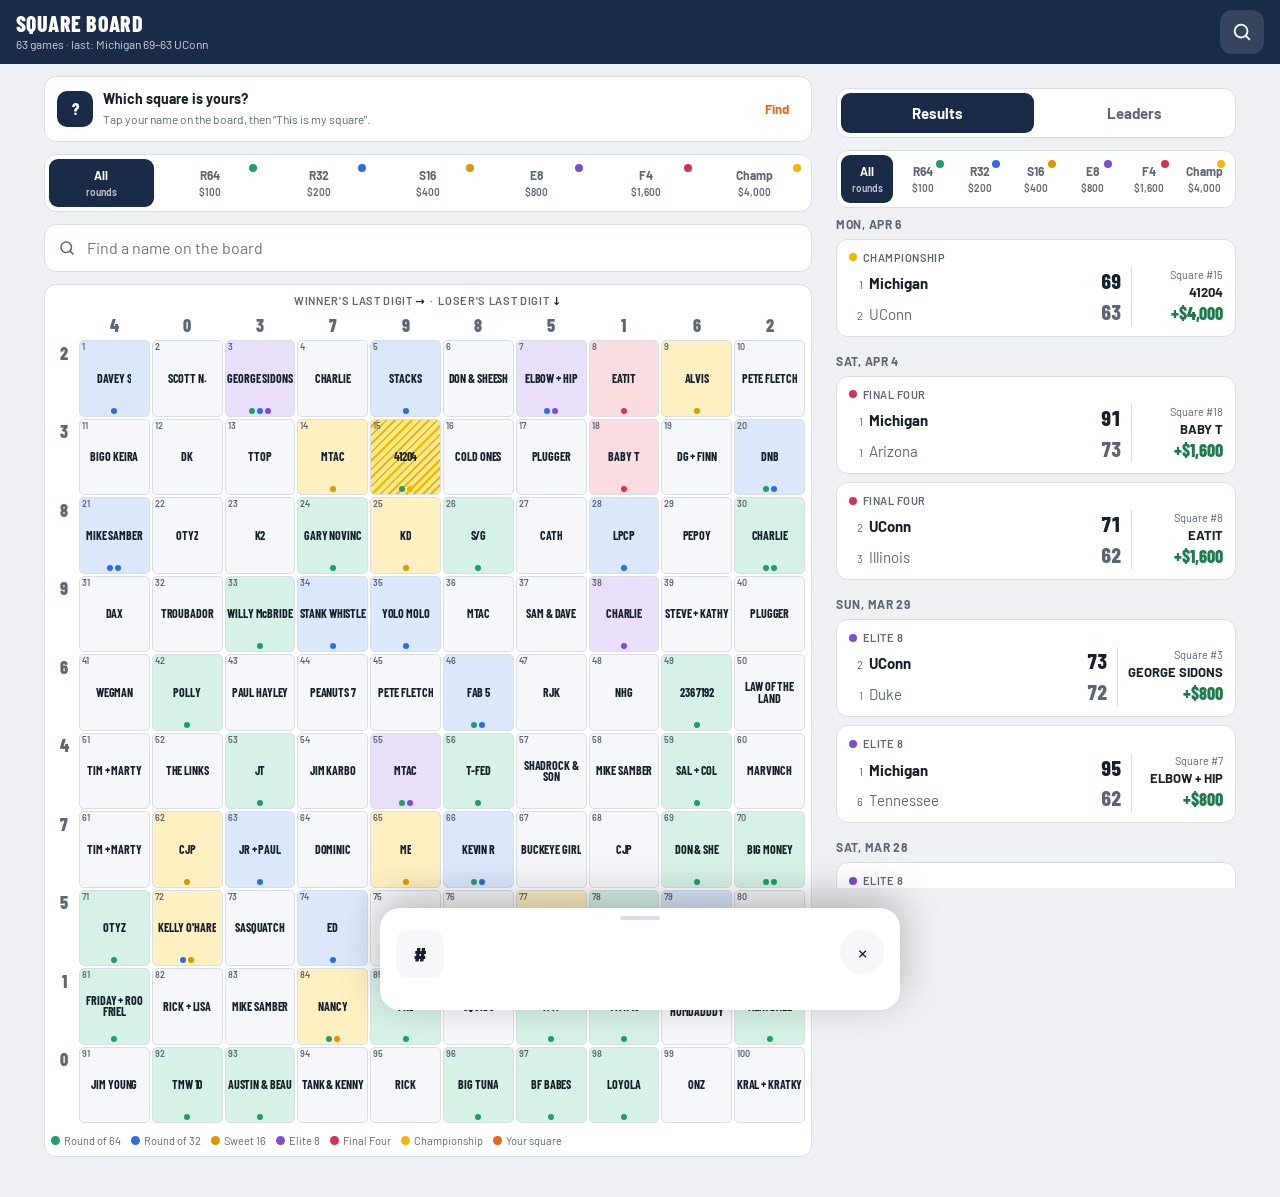
<file: index.html>
<!DOCTYPE html>
<html lang="en">
<head>
    <meta charset="UTF-8">
    <meta name="viewport" content="width=device-width, initial-scale=1.0, viewport-fit=cover">
    <meta name="theme-color" content="#1a2b48">
    <title>NCAA Tournament Square Board</title>
    <link rel="preconnect" href="https://fonts.googleapis.com">
    <link rel="preconnect" href="https://fonts.gstatic.com" crossorigin>
    <link href="https://fonts.googleapis.com/css2?family=Barlow+Condensed:wght@600;700;800&family=Barlow:wght@400;500;600;700&display=swap" rel="stylesheet">
    <link rel="stylesheet" href="styles.css">
</head>
<body>
<div class="app" id="app">
    <header class="topbar">
        <div class="topbar-text">
            <h1>Square Board</h1>
            <p class="topbar-sub" id="topbar-sub">NCAA Tournament</p>
        </div>
        <button class="iconbtn" id="btn-find" type="button" aria-label="Find a name on the board">
            <svg viewBox="0 0 24 24" aria-hidden="true"><circle cx="11" cy="11" r="7"/><path d="m20 20-3.5-3.5"/></svg>
        </button>
    </header>

    <div class="layout">
    <div class="col-board">
        <!-- "Your square" summary; filled by script.js -->
        <div class="minebar" id="minebar"></div>

        <section class="view is-on" id="view-board" aria-labelledby="tab-board">
            <!-- Round filter doubles as the payout schedule; buttons are rendered by script.js -->
            <div class="roundseg" id="round-filter" role="group" aria-label="Filter by round"></div>

            <div class="search" id="search">
                <svg viewBox="0 0 24 24" aria-hidden="true"><circle cx="11" cy="11" r="7"/><path d="m20 20-3.5-3.5"/></svg>
                <input id="search-input" type="search" placeholder="Find a name on the board" autocomplete="off" aria-label="Find a name on the board">
                <button class="search-clear" id="search-clear" type="button" aria-label="Clear search">&times;</button>
            </div>
            <div class="search-hits" id="search-hits"></div>

            <div class="boardwrap">
                <div class="board-axis">Winner's last digit <b>&rarr;</b> &nbsp;&middot;&nbsp; Loser's last digit <b>&darr;</b></div>
                <div class="board-scroller" id="square-board">
                    <div class="board-container" id="board" role="grid" aria-label="Square board">
                        <!-- Column headers: last digit of the WINNING score (shuffled) -->
                        <div class="header-row">
                            <div class="corner-cell" role="presentation"></div>
                            <div class="header-cell" role="columnheader">4</div>
                            <div class="header-cell" role="columnheader">0</div>
                            <div class="header-cell" role="columnheader">3</div>
                            <div class="header-cell" role="columnheader">7</div>
                            <div class="header-cell" role="columnheader">9</div>
                            <div class="header-cell" role="columnheader">8</div>
                            <div class="header-cell" role="columnheader">5</div>
                            <div class="header-cell" role="columnheader">1</div>
                            <div class="header-cell" role="columnheader">6</div>
                            <div class="header-cell" role="columnheader">2</div>
                        </div>
                        <!-- Row: last digit of the LOSING score = 2 -->
                        <div class="board-row">
                            <div class="row-header" role="rowheader">2</div>
                            <button type="button" class="board-cell" role="gridcell" data-id="1" data-name="DAVEY S"><span class="id">1</span><span class="name">DAVEY S</span><span class="dots"></span></button>
                            <button type="button" class="board-cell" role="gridcell" data-id="2" data-name="SCOTT N."><span class="id">2</span><span class="name">SCOTT N.</span><span class="dots"></span></button>
                            <button type="button" class="board-cell" role="gridcell" data-id="3" data-name="GEORGE SIDONS"><span class="id">3</span><span class="name">GEORGE SIDONS</span><span class="dots"></span></button>
                            <button type="button" class="board-cell" role="gridcell" data-id="4" data-name="CHARLIE"><span class="id">4</span><span class="name">CHARLIE</span><span class="dots"></span></button>
                            <button type="button" class="board-cell" role="gridcell" data-id="5" data-name="STACKS"><span class="id">5</span><span class="name">STACKS</span><span class="dots"></span></button>
                            <button type="button" class="board-cell" role="gridcell" data-id="6" data-name="DON &amp; SHEESH"><span class="id">6</span><span class="name">DON &amp; SHEESH</span><span class="dots"></span></button>
                            <button type="button" class="board-cell" role="gridcell" data-id="7" data-name="ELBOW + HIP"><span class="id">7</span><span class="name">ELBOW + HIP</span><span class="dots"></span></button>
                            <button type="button" class="board-cell" role="gridcell" data-id="8" data-name="EATIT"><span class="id">8</span><span class="name">EATIT</span><span class="dots"></span></button>
                            <button type="button" class="board-cell" role="gridcell" data-id="9" data-name="ALVIS"><span class="id">9</span><span class="name">ALVIS</span><span class="dots"></span></button>
                            <button type="button" class="board-cell" role="gridcell" data-id="10" data-name="PETE FLETCH"><span class="id">10</span><span class="name">PETE FLETCH</span><span class="dots"></span></button>
                        </div>
                        <!-- Row: last digit of the LOSING score = 3 -->
                        <div class="board-row">
                            <div class="row-header" role="rowheader">3</div>
                            <button type="button" class="board-cell" role="gridcell" data-id="11" data-name="BIGO KEIRA"><span class="id">11</span><span class="name">BIGO KEIRA</span><span class="dots"></span></button>
                            <button type="button" class="board-cell" role="gridcell" data-id="12" data-name="DK"><span class="id">12</span><span class="name">DK</span><span class="dots"></span></button>
                            <button type="button" class="board-cell" role="gridcell" data-id="13" data-name="TTOP"><span class="id">13</span><span class="name">TTOP</span><span class="dots"></span></button>
                            <button type="button" class="board-cell" role="gridcell" data-id="14" data-name="MTAC"><span class="id">14</span><span class="name">MTAC</span><span class="dots"></span></button>
                            <button type="button" class="board-cell" role="gridcell" data-id="15" data-name="41204"><span class="id">15</span><span class="name">41204</span><span class="dots"></span></button>
                            <button type="button" class="board-cell" role="gridcell" data-id="16" data-name="COLD ONES"><span class="id">16</span><span class="name">COLD ONES</span><span class="dots"></span></button>
                            <button type="button" class="board-cell" role="gridcell" data-id="17" data-name="PLUGGER"><span class="id">17</span><span class="name">PLUGGER</span><span class="dots"></span></button>
                            <button type="button" class="board-cell" role="gridcell" data-id="18" data-name="BABY T"><span class="id">18</span><span class="name">BABY T</span><span class="dots"></span></button>
                            <button type="button" class="board-cell" role="gridcell" data-id="19" data-name="DG + FINN"><span class="id">19</span><span class="name">DG + FINN</span><span class="dots"></span></button>
                            <button type="button" class="board-cell" role="gridcell" data-id="20" data-name="DNB"><span class="id">20</span><span class="name">DNB</span><span class="dots"></span></button>
                        </div>
                        <!-- Row: last digit of the LOSING score = 8 -->
                        <div class="board-row">
                            <div class="row-header" role="rowheader">8</div>
                            <button type="button" class="board-cell" role="gridcell" data-id="21" data-name="MIKE SAMBER"><span class="id">21</span><span class="name">MIKE SAMBER</span><span class="dots"></span></button>
                            <button type="button" class="board-cell" role="gridcell" data-id="22" data-name="OTYZ"><span class="id">22</span><span class="name">OTYZ</span><span class="dots"></span></button>
                            <button type="button" class="board-cell" role="gridcell" data-id="23" data-name="K2"><span class="id">23</span><span class="name">K2</span><span class="dots"></span></button>
                            <button type="button" class="board-cell" role="gridcell" data-id="24" data-name="GARY NOVINC"><span class="id">24</span><span class="name">GARY NOVINC</span><span class="dots"></span></button>
                            <button type="button" class="board-cell" role="gridcell" data-id="25" data-name="KD"><span class="id">25</span><span class="name">KD</span><span class="dots"></span></button>
                            <button type="button" class="board-cell" role="gridcell" data-id="26" data-name="S/G"><span class="id">26</span><span class="name">S/G</span><span class="dots"></span></button>
                            <button type="button" class="board-cell" role="gridcell" data-id="27" data-name="CATH"><span class="id">27</span><span class="name">CATH</span><span class="dots"></span></button>
                            <button type="button" class="board-cell" role="gridcell" data-id="28" data-name="LPCP"><span class="id">28</span><span class="name">LPCP</span><span class="dots"></span></button>
                            <button type="button" class="board-cell" role="gridcell" data-id="29" data-name="PEPOY"><span class="id">29</span><span class="name">PEPOY</span><span class="dots"></span></button>
                            <button type="button" class="board-cell" role="gridcell" data-id="30" data-name="CHARLIE"><span class="id">30</span><span class="name">CHARLIE</span><span class="dots"></span></button>
                        </div>
                        <!-- Row: last digit of the LOSING score = 9 -->
                        <div class="board-row">
                            <div class="row-header" role="rowheader">9</div>
                            <button type="button" class="board-cell" role="gridcell" data-id="31" data-name="DAX"><span class="id">31</span><span class="name">DAX</span><span class="dots"></span></button>
                            <button type="button" class="board-cell" role="gridcell" data-id="32" data-name="TROUBADOR"><span class="id">32</span><span class="name">TROUBADOR</span><span class="dots"></span></button>
                            <button type="button" class="board-cell" role="gridcell" data-id="33" data-name="WILLY McBRIDE"><span class="id">33</span><span class="name">WILLY McBRIDE</span><span class="dots"></span></button>
                            <button type="button" class="board-cell" role="gridcell" data-id="34" data-name="STANK WHISTLE"><span class="id">34</span><span class="name">STANK WHISTLE</span><span class="dots"></span></button>
                            <button type="button" class="board-cell" role="gridcell" data-id="35" data-name="YOLO MOLO"><span class="id">35</span><span class="name">YOLO MOLO</span><span class="dots"></span></button>
                            <button type="button" class="board-cell" role="gridcell" data-id="36" data-name="MTAC"><span class="id">36</span><span class="name">MTAC</span><span class="dots"></span></button>
                            <button type="button" class="board-cell" role="gridcell" data-id="37" data-name="SAM &amp; DAVE"><span class="id">37</span><span class="name">SAM &amp; DAVE</span><span class="dots"></span></button>
                            <button type="button" class="board-cell" role="gridcell" data-id="38" data-name="CHARLIE"><span class="id">38</span><span class="name">CHARLIE</span><span class="dots"></span></button>
                            <button type="button" class="board-cell" role="gridcell" data-id="39" data-name="STEVE + KATHY"><span class="id">39</span><span class="name">STEVE + KATHY</span><span class="dots"></span></button>
                            <button type="button" class="board-cell" role="gridcell" data-id="40" data-name="PLUGGER"><span class="id">40</span><span class="name">PLUGGER</span><span class="dots"></span></button>
                        </div>
                        <!-- Row: last digit of the LOSING score = 6 -->
                        <div class="board-row">
                            <div class="row-header" role="rowheader">6</div>
                            <button type="button" class="board-cell" role="gridcell" data-id="41" data-name="WEGMAN"><span class="id">41</span><span class="name">WEGMAN</span><span class="dots"></span></button>
                            <button type="button" class="board-cell" role="gridcell" data-id="42" data-name="POLLY"><span class="id">42</span><span class="name">POLLY</span><span class="dots"></span></button>
                            <button type="button" class="board-cell" role="gridcell" data-id="43" data-name="PAUL HAYLEY"><span class="id">43</span><span class="name">PAUL HAYLEY</span><span class="dots"></span></button>
                            <button type="button" class="board-cell" role="gridcell" data-id="44" data-name="PEANUTS 7"><span class="id">44</span><span class="name">PEANUTS 7</span><span class="dots"></span></button>
                            <button type="button" class="board-cell" role="gridcell" data-id="45" data-name="PETE FLETCH"><span class="id">45</span><span class="name">PETE FLETCH</span><span class="dots"></span></button>
                            <button type="button" class="board-cell" role="gridcell" data-id="46" data-name="FAB 5"><span class="id">46</span><span class="name">FAB 5</span><span class="dots"></span></button>
                            <button type="button" class="board-cell" role="gridcell" data-id="47" data-name="RJK"><span class="id">47</span><span class="name">RJK</span><span class="dots"></span></button>
                            <button type="button" class="board-cell" role="gridcell" data-id="48" data-name="NHG"><span class="id">48</span><span class="name">NHG</span><span class="dots"></span></button>
                            <button type="button" class="board-cell" role="gridcell" data-id="49" data-name="236 7192"><span class="id">49</span><span class="name">236 7192</span><span class="dots"></span></button>
                            <button type="button" class="board-cell" role="gridcell" data-id="50" data-name="LAW OF THE LAND"><span class="id">50</span><span class="name">LAW OF THE LAND</span><span class="dots"></span></button>
                        </div>
                        <!-- Row: last digit of the LOSING score = 4 -->
                        <div class="board-row">
                            <div class="row-header" role="rowheader">4</div>
                            <button type="button" class="board-cell" role="gridcell" data-id="51" data-name="TIM + MARTY"><span class="id">51</span><span class="name">TIM + MARTY</span><span class="dots"></span></button>
                            <button type="button" class="board-cell" role="gridcell" data-id="52" data-name="THE LINKS"><span class="id">52</span><span class="name">THE LINKS</span><span class="dots"></span></button>
                            <button type="button" class="board-cell" role="gridcell" data-id="53" data-name="JT"><span class="id">53</span><span class="name">JT</span><span class="dots"></span></button>
                            <button type="button" class="board-cell" role="gridcell" data-id="54" data-name="JIM KARBO"><span class="id">54</span><span class="name">JIM KARBO</span><span class="dots"></span></button>
                            <button type="button" class="board-cell" role="gridcell" data-id="55" data-name="MTAC"><span class="id">55</span><span class="name">MTAC</span><span class="dots"></span></button>
                            <button type="button" class="board-cell" role="gridcell" data-id="56" data-name="T-FED"><span class="id">56</span><span class="name">T-FED</span><span class="dots"></span></button>
                            <button type="button" class="board-cell" role="gridcell" data-id="57" data-name="SHADROCK &amp; SON"><span class="id">57</span><span class="name">SHADROCK &amp; SON</span><span class="dots"></span></button>
                            <button type="button" class="board-cell" role="gridcell" data-id="58" data-name="MIKE SAMBER"><span class="id">58</span><span class="name">MIKE SAMBER</span><span class="dots"></span></button>
                            <button type="button" class="board-cell" role="gridcell" data-id="59" data-name="SAL + COL"><span class="id">59</span><span class="name">SAL + COL</span><span class="dots"></span></button>
                            <button type="button" class="board-cell" role="gridcell" data-id="60" data-name="MARVINCH"><span class="id">60</span><span class="name">MARVINCH</span><span class="dots"></span></button>
                        </div>
                        <!-- Row: last digit of the LOSING score = 7 -->
                        <div class="board-row">
                            <div class="row-header" role="rowheader">7</div>
                            <button type="button" class="board-cell" role="gridcell" data-id="61" data-name="TIM + MARTY"><span class="id">61</span><span class="name">TIM + MARTY</span><span class="dots"></span></button>
                            <button type="button" class="board-cell" role="gridcell" data-id="62" data-name="CJP"><span class="id">62</span><span class="name">CJP</span><span class="dots"></span></button>
                            <button type="button" class="board-cell" role="gridcell" data-id="63" data-name="JR + PAUL"><span class="id">63</span><span class="name">JR + PAUL</span><span class="dots"></span></button>
                            <button type="button" class="board-cell" role="gridcell" data-id="64" data-name="DOMINIC"><span class="id">64</span><span class="name">DOMINIC</span><span class="dots"></span></button>
                            <button type="button" class="board-cell" role="gridcell" data-id="65" data-name="ME"><span class="id">65</span><span class="name">ME</span><span class="dots"></span></button>
                            <button type="button" class="board-cell" role="gridcell" data-id="66" data-name="KEVIN R"><span class="id">66</span><span class="name">KEVIN R</span><span class="dots"></span></button>
                            <button type="button" class="board-cell" role="gridcell" data-id="67" data-name="BUCKEYE GIRL"><span class="id">67</span><span class="name">BUCKEYE GIRL</span><span class="dots"></span></button>
                            <button type="button" class="board-cell" role="gridcell" data-id="68" data-name="CJP"><span class="id">68</span><span class="name">CJP</span><span class="dots"></span></button>
                            <button type="button" class="board-cell" role="gridcell" data-id="69" data-name="DON &amp; SHE"><span class="id">69</span><span class="name">DON &amp; SHE</span><span class="dots"></span></button>
                            <button type="button" class="board-cell" role="gridcell" data-id="70" data-name="BIG MONEY"><span class="id">70</span><span class="name">BIG MONEY</span><span class="dots"></span></button>
                        </div>
                        <!-- Row: last digit of the LOSING score = 5 -->
                        <div class="board-row">
                            <div class="row-header" role="rowheader">5</div>
                            <button type="button" class="board-cell" role="gridcell" data-id="71" data-name="OTYZ"><span class="id">71</span><span class="name">OTYZ</span><span class="dots"></span></button>
                            <button type="button" class="board-cell" role="gridcell" data-id="72" data-name="KELLY O'HARE"><span class="id">72</span><span class="name">KELLY O'HARE</span><span class="dots"></span></button>
                            <button type="button" class="board-cell" role="gridcell" data-id="73" data-name="SASQUATCH"><span class="id">73</span><span class="name">SASQUATCH</span><span class="dots"></span></button>
                            <button type="button" class="board-cell" role="gridcell" data-id="74" data-name="ED"><span class="id">74</span><span class="name">ED</span><span class="dots"></span></button>
                            <button type="button" class="board-cell" role="gridcell" data-id="75" data-name="B2R"><span class="id">75</span><span class="name">B2R</span><span class="dots"></span></button>
                            <button type="button" class="board-cell" role="gridcell" data-id="76" data-name="KURET"><span class="id">76</span><span class="name">KURET</span><span class="dots"></span></button>
                            <button type="button" class="board-cell" role="gridcell" data-id="77" data-name="MTAC"><span class="id">77</span><span class="name">MTAC</span><span class="dots"></span></button>
                            <button type="button" class="board-cell" role="gridcell" data-id="78" data-name="FNL"><span class="id">78</span><span class="name">FNL</span><span class="dots"></span></button>
                            <button type="button" class="board-cell" role="gridcell" data-id="79" data-name="TTOP"><span class="id">79</span><span class="name">TTOP</span><span class="dots"></span></button>
                            <button type="button" class="board-cell" role="gridcell" data-id="80" data-name="GEEZERS"><span class="id">80</span><span class="name">GEEZERS</span><span class="dots"></span></button>
                        </div>
                        <!-- Row: last digit of the LOSING score = 1 -->
                        <div class="board-row">
                            <div class="row-header" role="rowheader">1</div>
                            <button type="button" class="board-cell" role="gridcell" data-id="81" data-name="FRIDAY + ROO FRIEL"><span class="id">81</span><span class="name">FRIDAY + ROO FRIEL</span><span class="dots"></span></button>
                            <button type="button" class="board-cell" role="gridcell" data-id="82" data-name="RICK + LISA"><span class="id">82</span><span class="name">RICK + LISA</span><span class="dots"></span></button>
                            <button type="button" class="board-cell" role="gridcell" data-id="83" data-name="MIKE SAMBER"><span class="id">83</span><span class="name">MIKE SAMBER</span><span class="dots"></span></button>
                            <button type="button" class="board-cell" role="gridcell" data-id="84" data-name="NANCY"><span class="id">84</span><span class="name">NANCY</span><span class="dots"></span></button>
                            <button type="button" class="board-cell" role="gridcell" data-id="85" data-name="FNL"><span class="id">85</span><span class="name">FNL</span><span class="dots"></span></button>
                            <button type="button" class="board-cell" role="gridcell" data-id="86" data-name="SQUIDS"><span class="id">86</span><span class="name">SQUIDS</span><span class="dots"></span></button>
                            <button type="button" class="board-cell" role="gridcell" data-id="87" data-name="M M"><span class="id">87</span><span class="name">M M</span><span class="dots"></span></button>
                            <button type="button" class="board-cell" role="gridcell" data-id="88" data-name="TMW 10"><span class="id">88</span><span class="name">TMW 10</span><span class="dots"></span></button>
                            <button type="button" class="board-cell" role="gridcell" data-id="89" data-name="PALKO HOMDADDDY"><span class="id">89</span><span class="name">PALKO HOMDADDDY</span><span class="dots"></span></button>
                            <button type="button" class="board-cell" role="gridcell" data-id="90" data-name="MEATBALL"><span class="id">90</span><span class="name">MEATBALL</span><span class="dots"></span></button>
                        </div>
                        <!-- Row: last digit of the LOSING score = 0 -->
                        <div class="board-row">
                            <div class="row-header" role="rowheader">0</div>
                            <button type="button" class="board-cell" role="gridcell" data-id="91" data-name="JIM YOUNG"><span class="id">91</span><span class="name">JIM YOUNG</span><span class="dots"></span></button>
                            <button type="button" class="board-cell" role="gridcell" data-id="92" data-name="TMW 10"><span class="id">92</span><span class="name">TMW 10</span><span class="dots"></span></button>
                            <button type="button" class="board-cell" role="gridcell" data-id="93" data-name="AUSTIN &amp; BEAU"><span class="id">93</span><span class="name">AUSTIN &amp; BEAU</span><span class="dots"></span></button>
                            <button type="button" class="board-cell" role="gridcell" data-id="94" data-name="TANK &amp; KENNY"><span class="id">94</span><span class="name">TANK &amp; KENNY</span><span class="dots"></span></button>
                            <button type="button" class="board-cell" role="gridcell" data-id="95" data-name="RICK"><span class="id">95</span><span class="name">RICK</span><span class="dots"></span></button>
                            <button type="button" class="board-cell" role="gridcell" data-id="96" data-name="BIG TUNA"><span class="id">96</span><span class="name">BIG TUNA</span><span class="dots"></span></button>
                            <button type="button" class="board-cell" role="gridcell" data-id="97" data-name="BF BABES"><span class="id">97</span><span class="name">BF BABES</span><span class="dots"></span></button>
                            <button type="button" class="board-cell" role="gridcell" data-id="98" data-name="LOYOLA"><span class="id">98</span><span class="name">LOYOLA</span><span class="dots"></span></button>
                            <button type="button" class="board-cell" role="gridcell" data-id="99" data-name="ONZ"><span class="id">99</span><span class="name">ONZ</span><span class="dots"></span></button>
                            <button type="button" class="board-cell" role="gridcell" data-id="100" data-name="KRAL + KRATKY"><span class="id">100</span><span class="name">KRAL + KRATKY</span><span class="dots"></span></button>
                        </div>
                    </div>
                </div>
                <div class="boardtools">
                    <div class="rounds-legend" id="rounds-legend"></div>
                    <div class="zoom" role="group" aria-label="Board size">
                        <button type="button" id="zoom-fit" aria-pressed="true">Fit</button><button type="button" id="zoom-large" aria-pressed="false">Large</button>
                    </div>
                </div>
            </div>
        </section>
    </div>

    <div class="col-side">
        <section class="view" id="view-results" aria-labelledby="tab-results">
            <div class="roundseg" id="round-filter-results" role="group" aria-label="Filter results by round"></div>
            <div id="games-container"></div>
        </section>

        <section class="view" id="view-leaders" aria-labelledby="tab-leaders">
            <div class="stats" id="stats"></div>
            <h2>Leaders <small>tap a name for details</small></h2>
            <div id="leaders-container"></div>
        </section>
    </div>
    </div>

    <nav class="tabbar" role="tablist" aria-label="Sections">
        <button type="button" role="tab" id="tab-board" aria-selected="true" data-view="board">
            <svg viewBox="0 0 24 24" aria-hidden="true"><rect x="3" y="3" width="18" height="18" rx="2"/><path d="M3 9h18M3 15h18M9 3v18M15 3v18"/></svg>Board
        </button>
        <button type="button" role="tab" id="tab-results" aria-selected="false" data-view="results">
            <svg viewBox="0 0 24 24" aria-hidden="true"><circle cx="12" cy="12" r="9"/><path d="M12 7v5l3 2"/></svg>Results
        </button>
        <button type="button" role="tab" id="tab-leaders" aria-selected="false" data-view="leaders">
            <svg viewBox="0 0 24 24" aria-hidden="true"><path d="M8 21h8M12 17v4M7 4h10v4a5 5 0 0 1-10 0z"/><path d="M17 5h3v2a3 3 0 0 1-3 3M7 5H4v2a3 3 0 0 0 3 3"/></svg>Leaders
        </button>
    </nav>

    <div class="sheet-scrim" id="sheet-scrim"></div>
    <div class="sheet" id="sheet" role="dialog" aria-modal="true" aria-hidden="true" aria-labelledby="sheet-title">
        <div class="sheet-grab"></div>
        <div class="sheet-head">
            <div class="sheet-num" id="sheet-num">#</div>
            <div class="sheet-text"><h3 id="sheet-title"></h3><p id="sheet-sub"></p></div>
            <button class="sheet-close" id="sheet-close" type="button" aria-label="Close">&times;</button>
        </div>
        <div class="sheet-body" id="sheet-body"></div>
    </div>
    <div class="toast" id="toast" role="status" aria-live="polite"></div>
</div>

<script src="games.js"></script>
<script src="script.js"></script>
</body>
</html>
</file>
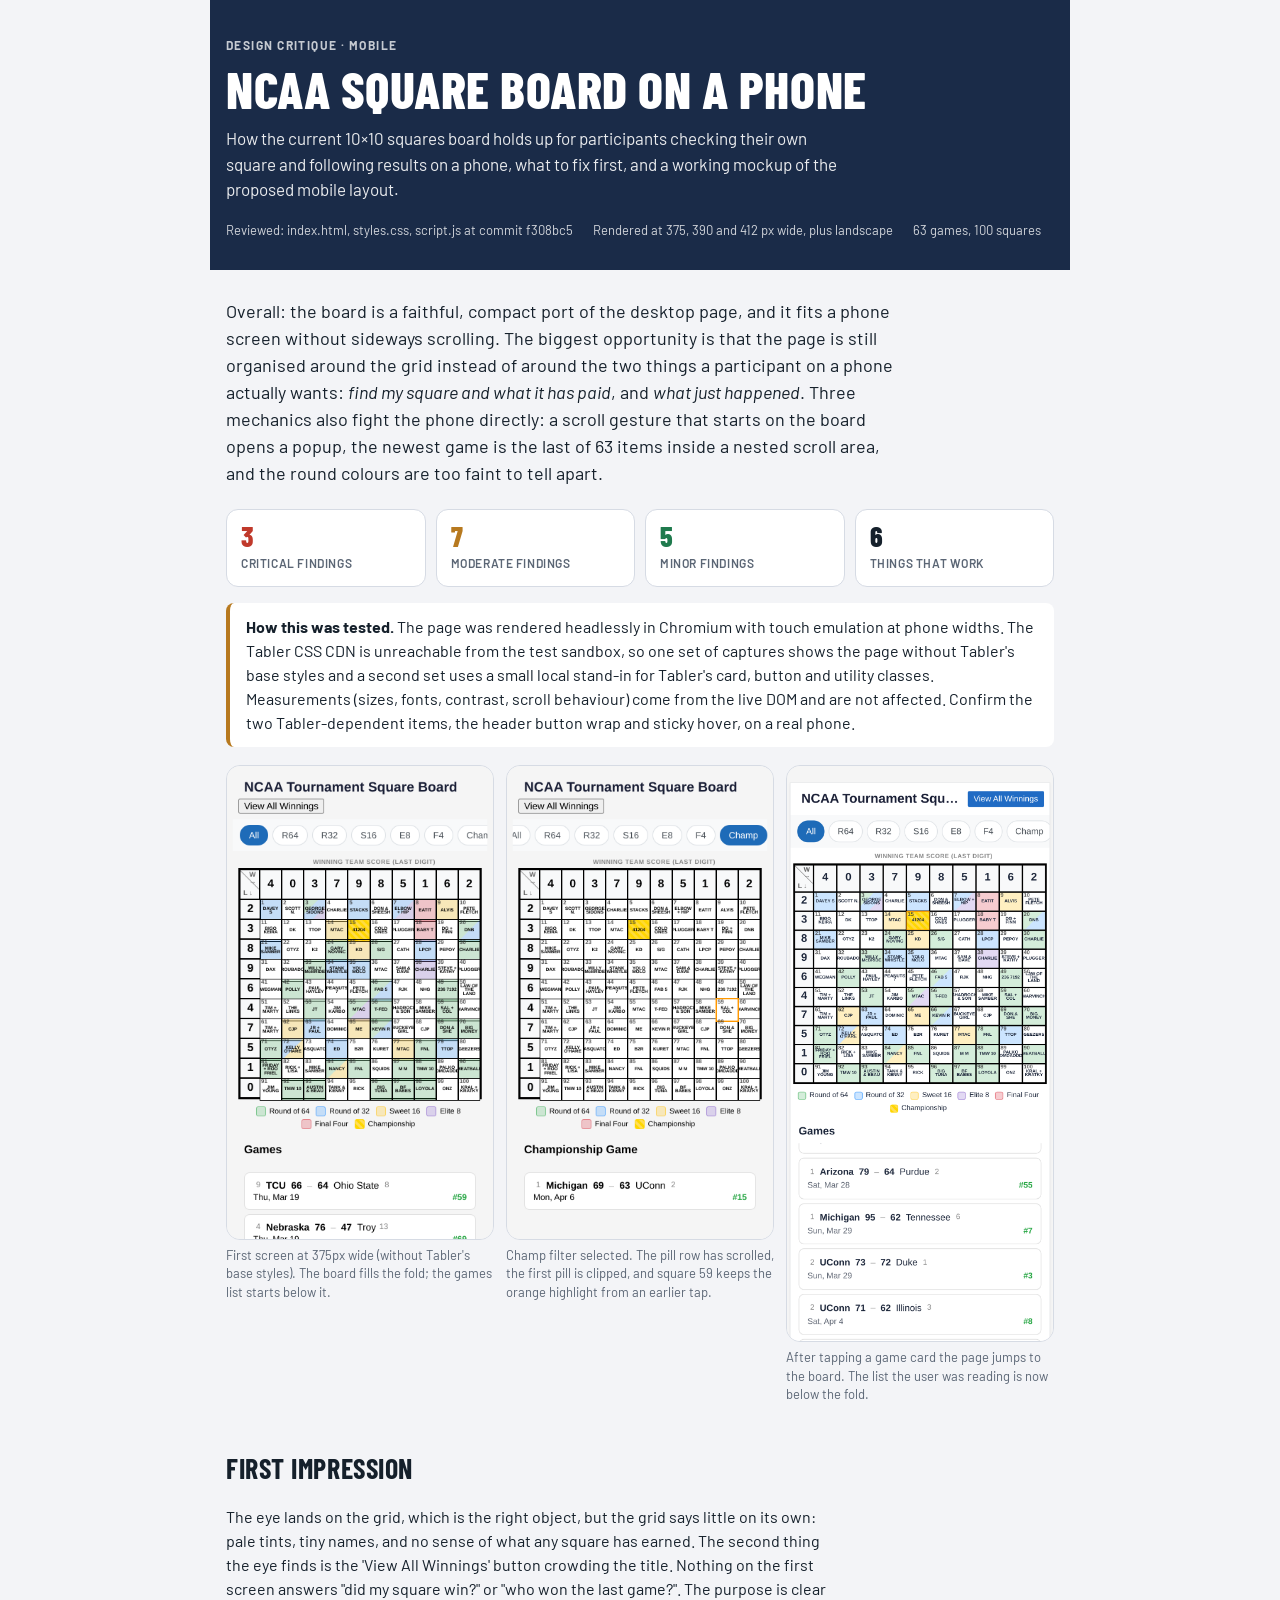
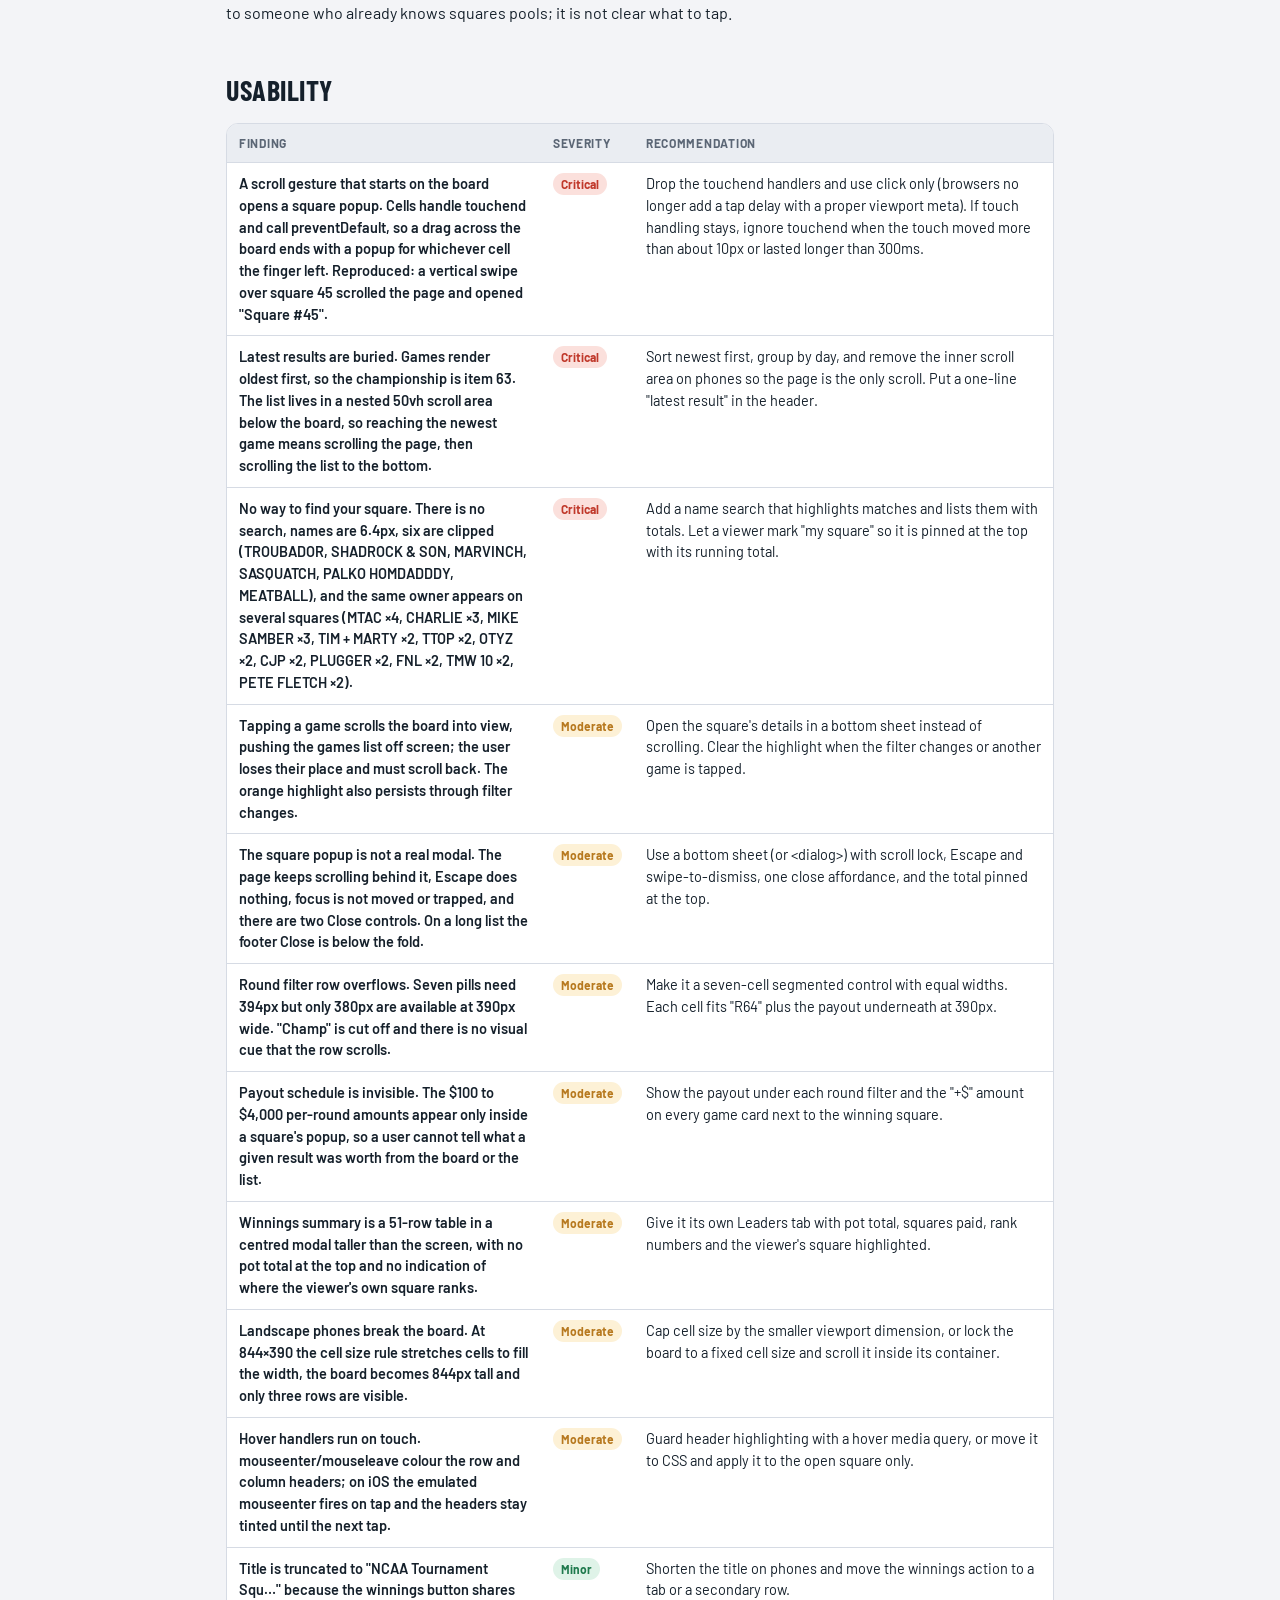
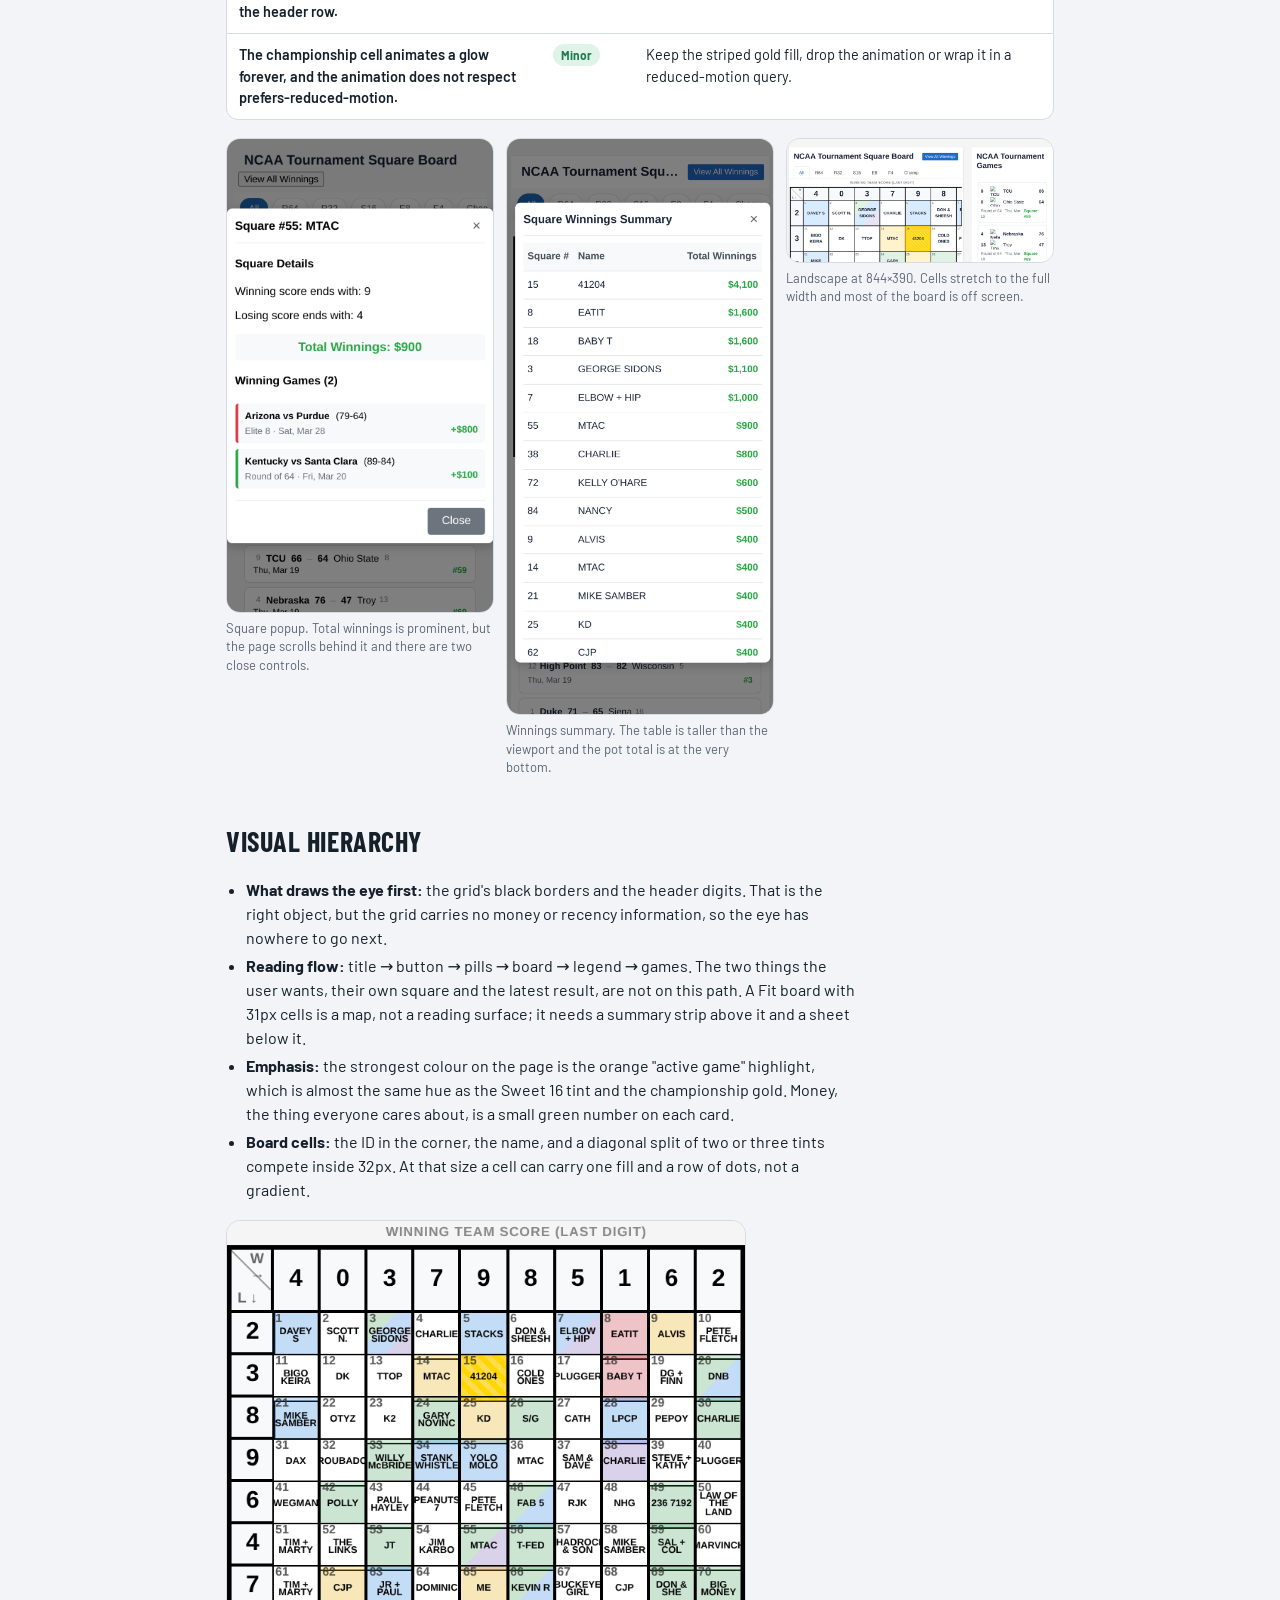
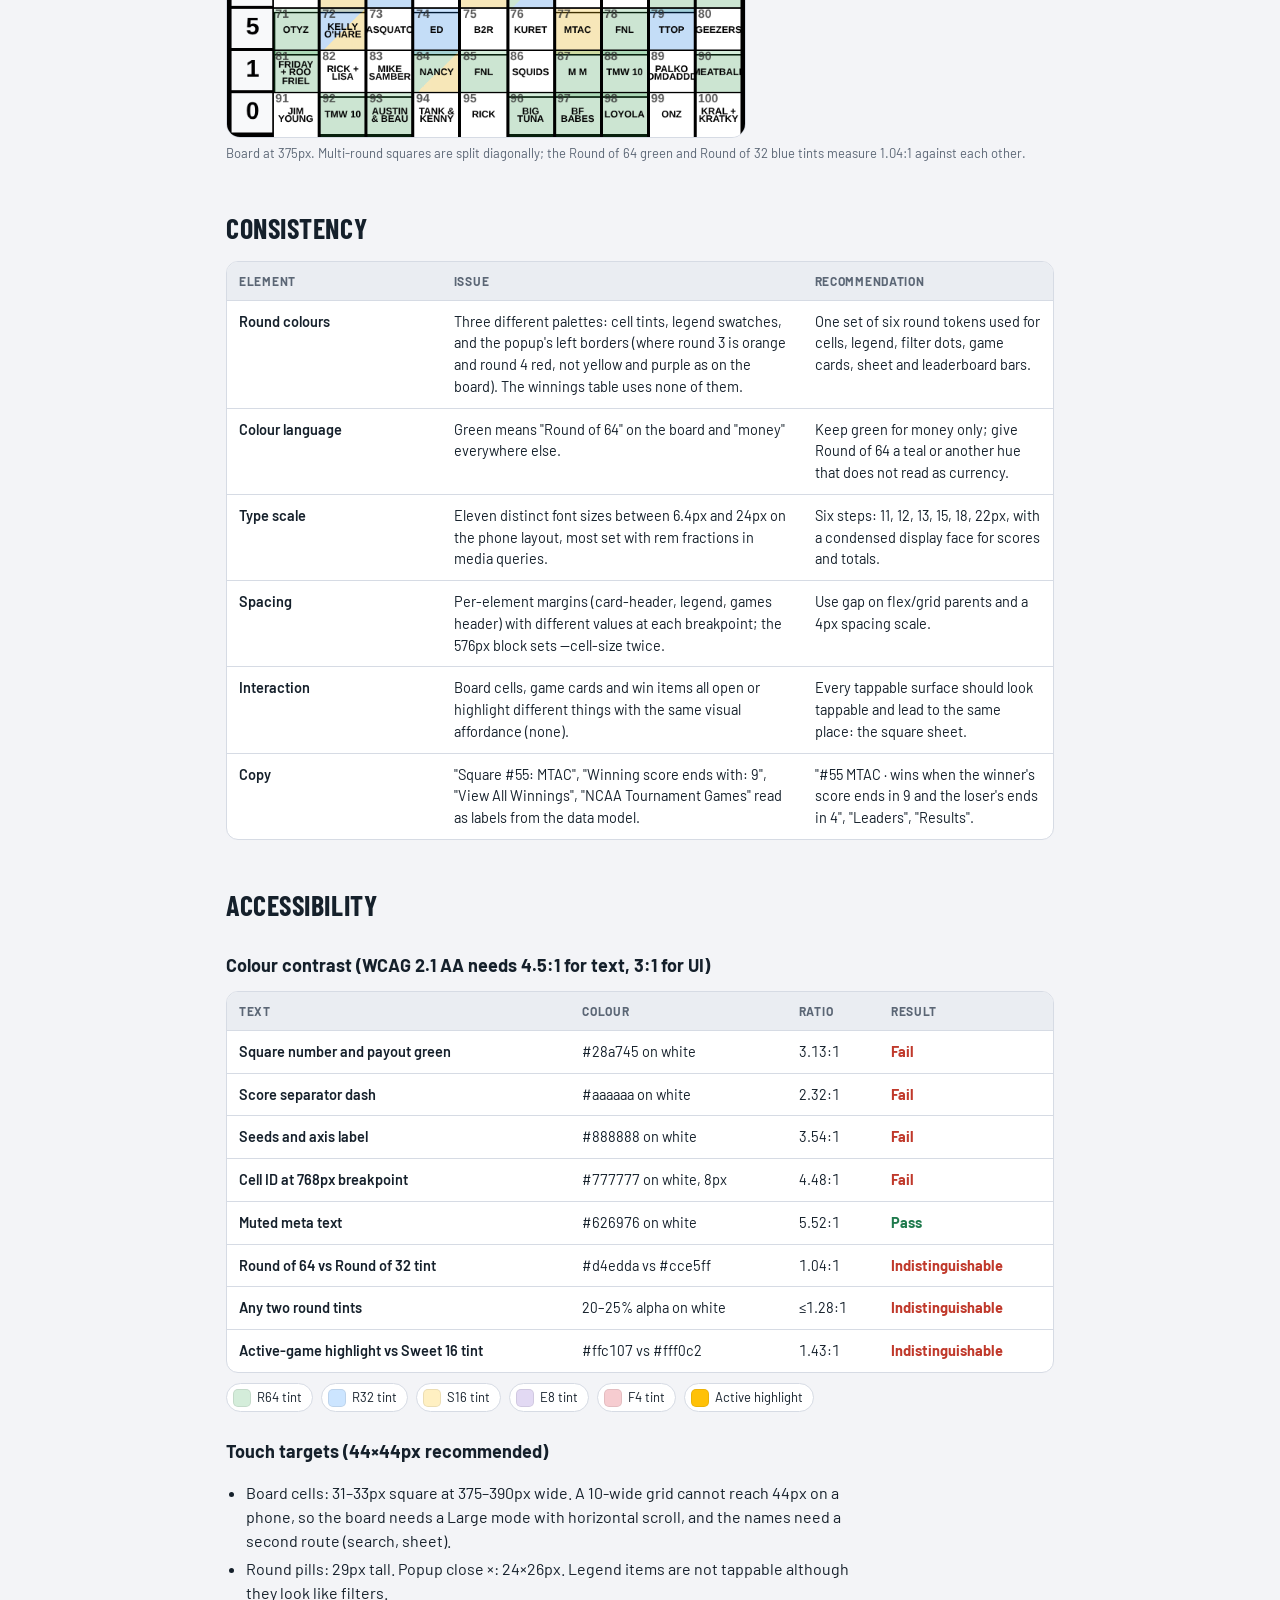
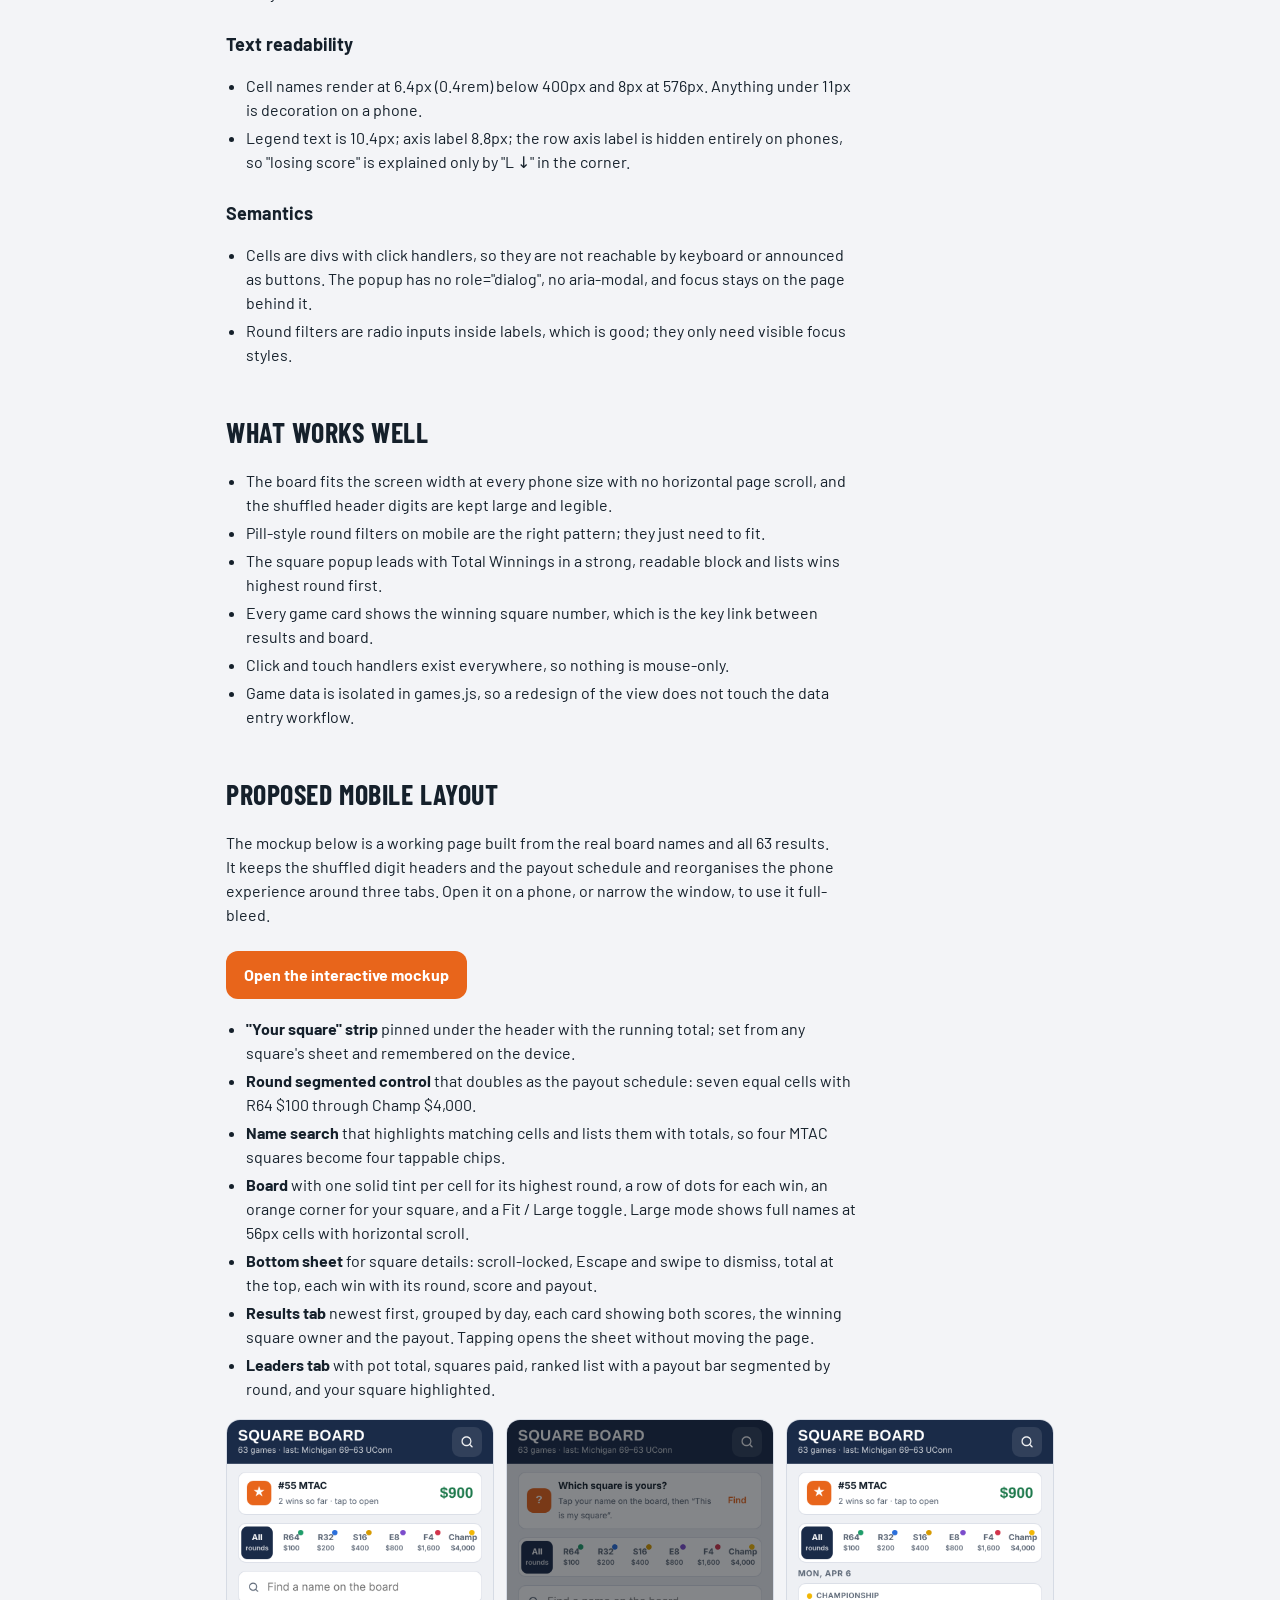
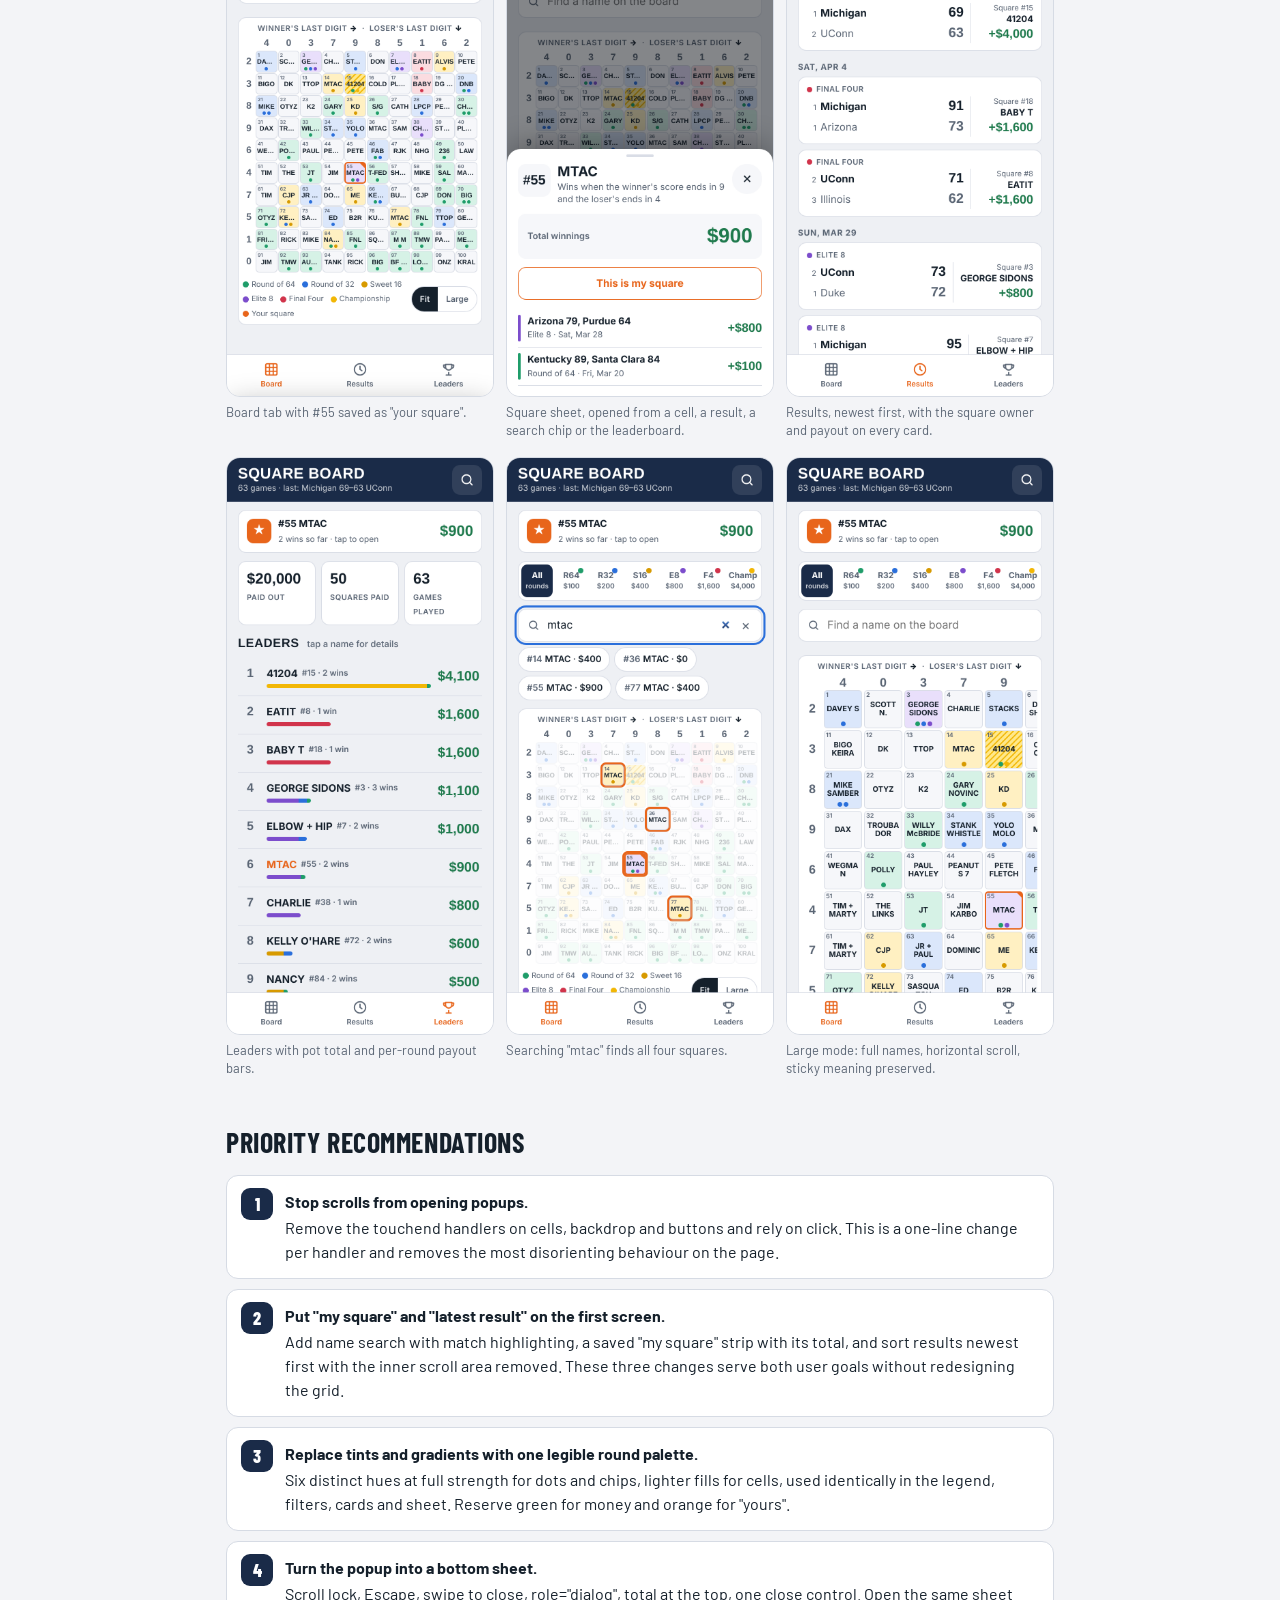
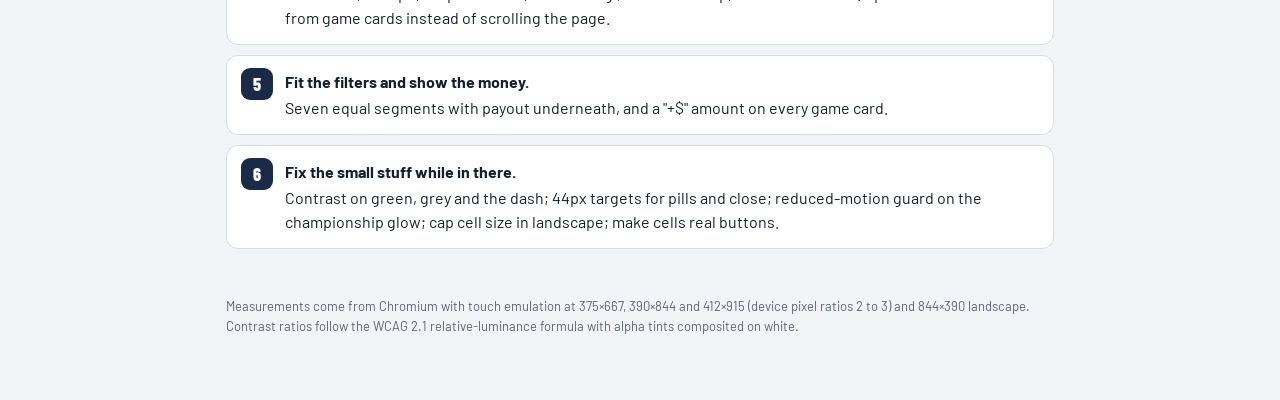
<file: design/mobile-critique/critique.html>
<!doctype html>
<html lang="en">
<head>
<meta charset="utf-8">
<meta name="viewport" content="width=device-width, initial-scale=1, viewport-fit=cover">
</head>
<body>
<title>Square Board Mobile Critique</title>
<meta name="claude:viewport-fit-sides" content="cover">
<link rel="stylesheet" href="https://fonts.googleapis.com/css2?family=Barlow+Condensed:wght@600;700;800&family=Barlow:wght@400;500;600;700&display=swap">
<style>
/* Layout: single reading column (~68ch) with full-width figure strips for phone screenshots. */
:root{
  --bg:#f3f4f7; --surface:#ffffff; --surface-2:#eaedf2; --line:#d6dbe4; --fg:#15202b; --muted:#5b6675;
  --accent:#e8651b; --court:#1a2b48; --ok:#1f7a4d; --warn:#b7791f; --crit:#c0392b;
  --ok-bg:#dff3e8; --warn-bg:#fdf1d6; --crit-bg:#fbe0dc;
  --display:"Barlow Condensed","Arial Narrow",Arial,sans-serif; --body:"Barlow",system-ui,-apple-system,"Segoe UI",Arial,sans-serif;
}
@media (prefers-color-scheme: dark){ :root:not([data-theme="light"]){
  --bg:#0f141b; --surface:#1a212b; --surface-2:#222b37; --line:#33404f; --fg:#eef2f7; --muted:#a3adbb; --court:#0b1324;
  --ok:#4fd08f; --warn:#f0b64a; --crit:#f2766a; --ok-bg:#163826; --warn-bg:#3e2f0d; --crit-bg:#45201b; color-scheme:dark } }
:root[data-theme="dark"]{
  --bg:#0f141b; --surface:#1a212b; --surface-2:#222b37; --line:#33404f; --fg:#eef2f7; --muted:#a3adbb; --court:#0b1324;
  --ok:#4fd08f; --warn:#f0b64a; --crit:#f2766a; --ok-bg:#163826; --warn-bg:#3e2f0d; --crit-bg:#45201b; color-scheme:dark }
*{box-sizing:border-box}
body{margin:0;background:var(--bg);color:var(--fg);font-family:var(--body);font-size:16px;line-height:1.5}
.wrap{max-width:860px;margin:0 auto;padding-block:0 64px;padding-left:max(16px, env(safe-area-inset-left,0px));padding-right:max(16px, env(safe-area-inset-right,0px))}
header.hero{background:var(--court);color:#fff;margin:0 -16px;padding:36px max(16px, env(safe-area-inset-left,0px)) 30px}
header.hero .in{max-width:860px;margin:0 auto}
.eyebrow{font-size:12px;font-weight:700;letter-spacing:.12em;text-transform:uppercase;opacity:.75}
h1{font-family:var(--display);font-weight:800;font-size:clamp(34px,6vw,52px);line-height:1;margin:8px 0 12px;text-transform:uppercase;letter-spacing:.01em;text-wrap:balance}
header p{max-width:62ch;margin:0;font-size:17px;opacity:.9}
.meta{display:flex;flex-wrap:wrap;gap:8px 20px;margin-top:18px;font-size:13px;opacity:.8}
h2{font-family:var(--display);font-weight:700;font-size:28px;text-transform:uppercase;letter-spacing:.02em;margin:44px 0 12px;text-wrap:balance}
h3{font-size:18px;font-weight:700;margin:26px 0 8px;text-wrap:balance}
p,li{max-width:68ch}
a{color:var(--accent);font-weight:600}
.lede{font-size:18px}
.verdict{display:grid;grid-template-columns:repeat(auto-fit,minmax(150px,1fr));gap:10px;margin:22px 0 6px}
.verdict div{background:var(--surface);border:1px solid var(--line);border-radius:12px;padding:12px 14px}
.verdict b{display:block;font-family:var(--display);font-weight:800;font-size:28px;line-height:1}
.verdict span{font-size:12px;color:var(--muted);font-weight:600;text-transform:uppercase;letter-spacing:.05em}
.verdict .crit b{color:var(--crit)} .verdict .warn b{color:var(--warn)} .verdict .ok b{color:var(--ok)}
.tablewrap{overflow-x:auto;margin:12px 0 4px;border:1px solid var(--line);border-radius:12px;background:var(--surface)}
table{border-collapse:collapse;width:100%;min-width:620px;font-size:14.5px}
th,td{text-align:left;vertical-align:top;padding:10px 12px;border-bottom:1px solid var(--line)}
th{font-size:12px;letter-spacing:.06em;text-transform:uppercase;color:var(--muted);background:var(--surface-2)}
tr:last-child td{border-bottom:0}
td:first-child{font-weight:600}
.num{font-variant-numeric:tabular-nums;white-space:nowrap}
.sev{display:inline-block;font-size:12px;font-weight:700;padding:2px 8px;border-radius:999px;white-space:nowrap}
.sev.crit{background:var(--crit-bg);color:var(--crit)} .sev.warn{background:var(--warn-bg);color:var(--warn)} .sev.ok{background:var(--ok-bg);color:var(--ok)}
.fail{color:var(--crit);font-weight:700} .pass{color:var(--ok);font-weight:700}
figure{margin:18px 0}
.strip{display:grid;grid-template-columns:repeat(auto-fit,minmax(200px,1fr));gap:12px;align-items:start}
.strip figure{margin:0}
figure img{display:block;width:100%;max-width:100%;border:1px solid var(--line);border-radius:14px;background:#fff}
figcaption{font-size:13px;color:var(--muted);margin-top:6px;line-height:1.4}
.callout{background:var(--surface);border-left:4px solid var(--accent);border-radius:8px;padding:12px 16px;margin:16px 0}
.callout.note{border-left-color:var(--warn)}
ol.prio{counter-reset:p;list-style:none;padding:0;margin:0;display:grid;gap:10px}
ol.prio li{counter-increment:p;background:var(--surface);border:1px solid var(--line);border-radius:12px;padding:14px 16px 14px 58px;position:relative;max-width:none}
ol.prio li::before{content:counter(p);position:absolute;left:14px;top:12px;width:32px;height:32px;border-radius:9px;background:var(--court);color:#fff;font-family:var(--display);font-weight:800;font-size:18px;display:grid;place-items:center}
ol.prio b{display:block;font-size:16px;margin-bottom:2px}
ul.tight{padding-left:20px}
ul.tight li{margin:4px 0}
.swatches{display:flex;flex-wrap:wrap;gap:8px;margin:10px 0}
.swatches span{display:inline-flex;align-items:center;gap:6px;font-size:13px;background:var(--surface);border:1px solid var(--line);border-radius:999px;padding:4px 10px 4px 6px}
.swatches i{width:18px;height:18px;border-radius:5px;border:1px solid rgba(0,0,0,.08);display:inline-block}
.cta{display:inline-block;background:var(--accent);color:#fff;text-decoration:none;font-weight:700;padding:12px 18px;border-radius:12px;margin-top:8px}
footer{margin-top:48px;font-size:13px;color:var(--muted)}
@media (max-width:560px){ table{min-width:560px} }
</style>

<div class="wrap">
<header class="hero"><div class="in">
  <div class="eyebrow">Design critique · mobile</div>
  <h1>NCAA Square Board on a phone</h1>
  <p>How the current 10×10 squares board holds up for participants checking their own square and following results on a phone, what to fix first, and a working mockup of the proposed mobile layout.</p>
  <div class="meta"><span>Reviewed: index.html, styles.css, script.js at commit f308bc5</span><span>Rendered at 375, 390 and 412 px wide, plus landscape</span><span>63 games, 100 squares</span></div>
</div></header>

<p class="lede" style="margin-top:28px">Overall: the board is a faithful, compact port of the desktop page, and it fits a phone screen without sideways scrolling. The biggest opportunity is that the page is still organised around the grid instead of around the two things a participant on a phone actually wants: <em>find my square and what it has paid</em>, and <em>what just happened</em>. Three mechanics also fight the phone directly: a scroll gesture that starts on the board opens a popup, the newest game is the last of 63 items inside a nested scroll area, and the round colours are too faint to tell apart.</p>

<div class="verdict">
  <div class="crit"><b>3</b><span>Critical findings</span></div>
  <div class="warn"><b>7</b><span>Moderate findings</span></div>
  <div class="ok"><b>5</b><span>Minor findings</span></div>
  <div><b>6</b><span>Things that work</span></div>
</div>

<div class="callout note"><strong>How this was tested.</strong> The page was rendered headlessly in Chromium with touch emulation at phone widths. The Tabler CSS CDN is unreachable from the test sandbox, so one set of captures shows the page without Tabler's base styles and a second set uses a small local stand-in for Tabler's card, button and utility classes. Measurements (sizes, fonts, contrast, scroll behaviour) come from the live DOM and are not affected. Confirm the two Tabler-dependent items, the header button wrap and sticky hover, on a real phone.</div>

<figure class="strip">
  <figure><img src="screenshots/current-375-fold.png" alt="Current page at 375px: title, View All Winnings button, round pills, the board, legend and start of the games list"><figcaption>First screen at 375px wide (without Tabler's base styles). The board fills the fold; the games list starts below it.</figcaption></figure>
  <figure><img src="screenshots/current-375-champ-filter.png" alt="Current page with the Champ filter selected: All pill is cut off on the left and a stale orange highlight remains on square 59"><figcaption>Champ filter selected. The pill row has scrolled, the first pill is clipped, and square 59 keeps the orange highlight from an earlier tap.</figcaption></figure>
  <figure><img src="screenshots/current-390-after-gametap.png" alt="After tapping a game card the page has jumped back to the board and the games list is pushed below the fold"><figcaption>After tapping a game card the page jumps to the board. The list the user was reading is now below the fold.</figcaption></figure>
</figure>

<h2>First impression</h2>
<p>The eye lands on the grid, which is the right object, but the grid says little on its own: pale tints, tiny names, and no sense of what any square has earned. The second thing the eye finds is the 'View All Winnings' button crowding the title. Nothing on the first screen answers "did my square win?" or "who won the last game?". The purpose is clear to someone who already knows squares pools; it is not clear what to tap.</p>

<h2>Usability</h2>
<div class="tablewrap"><table>
<thead><tr><th style="width:38%">Finding</th><th>Severity</th><th>Recommendation</th></tr></thead>
<tbody>
<tr><td>A scroll gesture that starts on the board opens a square popup. Cells handle touchend and call preventDefault, so a drag across the board ends with a popup for whichever cell the finger left. Reproduced: a vertical swipe over square 45 scrolled the page and opened "Square #45".</td><td><span class="sev crit">Critical</span></td><td>Drop the touchend handlers and use click only (browsers no longer add a tap delay with a proper viewport meta). If touch handling stays, ignore touchend when the touch moved more than about 10px or lasted longer than 300ms.</td></tr>
<tr><td>Latest results are buried. Games render oldest first, so the championship is item 63. The list lives in a nested 50vh scroll area below the board, so reaching the newest game means scrolling the page, then scrolling the list to the bottom.</td><td><span class="sev crit">Critical</span></td><td>Sort newest first, group by day, and remove the inner scroll area on phones so the page is the only scroll. Put a one-line "latest result" in the header.</td></tr>
<tr><td>No way to find your square. There is no search, names are 6.4px, six are clipped (TROUBADOR, SHADROCK &amp; SON, MARVINCH, SASQUATCH, PALKO HOMDADDDY, MEATBALL), and the same owner appears on several squares (MTAC ×4, CHARLIE ×3, MIKE SAMBER ×3, TIM + MARTY ×2, TTOP ×2, OTYZ ×2, CJP ×2, PLUGGER ×2, FNL ×2, TMW 10 ×2, PETE FLETCH ×2).</td><td><span class="sev crit">Critical</span></td><td>Add a name search that highlights matches and lists them with totals. Let a viewer mark "my square" so it is pinned at the top with its running total.</td></tr>
<tr><td>Tapping a game scrolls the board into view, pushing the games list off screen; the user loses their place and must scroll back. The orange highlight also persists through filter changes.</td><td><span class="sev warn">Moderate</span></td><td>Open the square's details in a bottom sheet instead of scrolling. Clear the highlight when the filter changes or another game is tapped.</td></tr>
<tr><td>The square popup is not a real modal. The page keeps scrolling behind it, Escape does nothing, focus is not moved or trapped, and there are two Close controls. On a long list the footer Close is below the fold.</td><td><span class="sev warn">Moderate</span></td><td>Use a bottom sheet (or &lt;dialog&gt;) with scroll lock, Escape and swipe-to-dismiss, one close affordance, and the total pinned at the top.</td></tr>
<tr><td>Round filter row overflows. Seven pills need 394px but only 380px are available at 390px wide. "Champ" is cut off and there is no visual cue that the row scrolls.</td><td><span class="sev warn">Moderate</span></td><td>Make it a seven-cell segmented control with equal widths. Each cell fits "R64" plus the payout underneath at 390px.</td></tr>
<tr><td>Payout schedule is invisible. The $100 to $4,000 per-round amounts appear only inside a square's popup, so a user cannot tell what a given result was worth from the board or the list.</td><td><span class="sev warn">Moderate</span></td><td>Show the payout under each round filter and the "+$" amount on every game card next to the winning square.</td></tr>
<tr><td>Winnings summary is a 51-row table in a centred modal taller than the screen, with no pot total at the top and no indication of where the viewer's own square ranks.</td><td><span class="sev warn">Moderate</span></td><td>Give it its own Leaders tab with pot total, squares paid, rank numbers and the viewer's square highlighted.</td></tr>
<tr><td>Landscape phones break the board. At 844×390 the cell size rule stretches cells to fill the width, the board becomes 844px tall and only three rows are visible.</td><td><span class="sev warn">Moderate</span></td><td>Cap cell size by the smaller viewport dimension, or lock the board to a fixed cell size and scroll it inside its container.</td></tr>
<tr><td>Hover handlers run on touch. mouseenter/mouseleave colour the row and column headers; on iOS the emulated mouseenter fires on tap and the headers stay tinted until the next tap.</td><td><span class="sev warn">Moderate</span></td><td>Guard header highlighting with a hover media query, or move it to CSS and apply it to the open square only.</td></tr>
<tr><td>Title is truncated to "NCAA Tournament Squ…" because the winnings button shares the header row.</td><td><span class="sev ok">Minor</span></td><td>Shorten the title on phones and move the winnings action to a tab or a secondary row.</td></tr>
<tr><td>The championship cell animates a glow forever, and the animation does not respect prefers-reduced-motion.</td><td><span class="sev ok">Minor</span></td><td>Keep the striped gold fill, drop the animation or wrap it in a reduced-motion query.</td></tr>
</tbody></table></div>

<figure class="strip">
  <figure><img src="screenshots/current-375-popup.png" alt="Current square popup: title, square details, total winnings, two winning games and a Close button"><figcaption>Square popup. Total winnings is prominent, but the page scrolls behind it and there are two close controls.</figcaption></figure>
  <figure><img src="screenshots/current-390-winnings.png" alt="Current winnings summary table filling the screen with 14 of 51 rows visible"><figcaption>Winnings summary. The table is taller than the viewport and the pot total is at the very bottom.</figcaption></figure>
  <figure><img src="screenshots/current-landscape.png" alt="Landscape view: board cells stretched so only three rows fit on screen"><figcaption>Landscape at 844×390. Cells stretch to the full width and most of the board is off screen.</figcaption></figure>
</figure>

<h2>Visual hierarchy</h2>
<ul class="tight">
  <li><b>What draws the eye first:</b> the grid's black borders and the header digits. That is the right object, but the grid carries no money or recency information, so the eye has nowhere to go next.</li>
  <li><b>Reading flow:</b> title → button → pills → board → legend → games. The two things the user wants, their own square and the latest result, are not on this path. A Fit board with 31px cells is a map, not a reading surface; it needs a summary strip above it and a sheet below it.</li>
  <li><b>Emphasis:</b> the strongest colour on the page is the orange "active game" highlight, which is almost the same hue as the Sweet 16 tint and the championship gold. Money, the thing everyone cares about, is a small green number on each card.</li>
  <li><b>Board cells:</b> the ID in the corner, the name, and a diagonal split of two or three tints compete inside 32px. At that size a cell can carry one fill and a row of dots, not a gradient.</li>
</ul>

<figure><img src="screenshots/current-375-board.png" alt="Close-up of the current board at 375px showing faint tints, diagonal splits and clipped names" style="max-width:520px"><figcaption>Board at 375px. Multi-round squares are split diagonally; the Round of 64 green and Round of 32 blue tints measure 1.04:1 against each other.</figcaption></figure>

<h2>Consistency</h2>
<div class="tablewrap"><table>
<thead><tr><th style="width:26%">Element</th><th>Issue</th><th>Recommendation</th></tr></thead>
<tbody>
<tr><td>Round colours</td><td>Three different palettes: cell tints, legend swatches, and the popup's left borders (where round 3 is orange and round 4 red, not yellow and purple as on the board). The winnings table uses none of them.</td><td>One set of six round tokens used for cells, legend, filter dots, game cards, sheet and leaderboard bars.</td></tr>
<tr><td>Colour language</td><td>Green means "Round of 64" on the board and "money" everywhere else.</td><td>Keep green for money only; give Round of 64 a teal or another hue that does not read as currency.</td></tr>
<tr><td>Type scale</td><td>Eleven distinct font sizes between 6.4px and 24px on the phone layout, most set with rem fractions in media queries.</td><td>Six steps: 11, 12, 13, 15, 18, 22px, with a condensed display face for scores and totals.</td></tr>
<tr><td>Spacing</td><td>Per-element margins (card-header, legend, games header) with different values at each breakpoint; the 576px block sets --cell-size twice.</td><td>Use gap on flex/grid parents and a 4px spacing scale.</td></tr>
<tr><td>Interaction</td><td>Board cells, game cards and win items all open or highlight different things with the same visual affordance (none).</td><td>Every tappable surface should look tappable and lead to the same place: the square sheet.</td></tr>
<tr><td>Copy</td><td>"Square #55: MTAC", "Winning score ends with: 9", "View All Winnings", "NCAA Tournament Games" read as labels from the data model.</td><td>"#55 MTAC · wins when the winner's score ends in 9 and the loser's ends in 4", "Leaders", "Results".</td></tr>
</tbody></table></div>

<h2>Accessibility</h2>
<h3>Colour contrast (WCAG 2.1 AA needs 4.5:1 for text, 3:1 for UI)</h3>
<div class="tablewrap"><table>
<thead><tr><th>Text</th><th>Colour</th><th>Ratio</th><th>Result</th></tr></thead>
<tbody>
<tr><td>Square number and payout green</td><td class="num">#28a745 on white</td><td class="num">3.13:1</td><td class="fail">Fail</td></tr>
<tr><td>Score separator dash</td><td class="num">#aaaaaa on white</td><td class="num">2.32:1</td><td class="fail">Fail</td></tr>
<tr><td>Seeds and axis label</td><td class="num">#888888 on white</td><td class="num">3.54:1</td><td class="fail">Fail</td></tr>
<tr><td>Cell ID at 768px breakpoint</td><td class="num">#777777 on white, 8px</td><td class="num">4.48:1</td><td class="fail">Fail</td></tr>
<tr><td>Muted meta text</td><td class="num">#626976 on white</td><td class="num">5.52:1</td><td class="pass">Pass</td></tr>
<tr><td>Round of 64 vs Round of 32 tint</td><td class="num">#d4edda vs #cce5ff</td><td class="num">1.04:1</td><td class="fail">Indistinguishable</td></tr>
<tr><td>Any two round tints</td><td class="num">20–25% alpha on white</td><td class="num">≤1.28:1</td><td class="fail">Indistinguishable</td></tr>
<tr><td>Active-game highlight vs Sweet 16 tint</td><td class="num">#ffc107 vs #fff0c2</td><td class="num">1.43:1</td><td class="fail">Indistinguishable</td></tr>
</tbody></table></div>
<div class="swatches"><span><i style="background:#d4edda"></i>R64 tint</span><span><i style="background:#cce5ff"></i>R32 tint</span><span><i style="background:#fff0c2"></i>S16 tint</span><span><i style="background:#e2d9f3"></i>E8 tint</span><span><i style="background:#f6ccd0"></i>F4 tint</span><span><i style="background:#ffc107"></i>Active highlight</span></div>
<h3>Touch targets (44×44px recommended)</h3>
<ul class="tight">
  <li>Board cells: 31–33px square at 375–390px wide. A 10-wide grid cannot reach 44px on a phone, so the board needs a Large mode with horizontal scroll, and the names need a second route (search, sheet).</li>
  <li>Round pills: 29px tall. Popup close ×: 24×26px. Legend items are not tappable although they look like filters.</li>
</ul>
<h3>Text readability</h3>
<ul class="tight">
  <li>Cell names render at 6.4px (0.4rem) below 400px and 8px at 576px. Anything under 11px is decoration on a phone.</li>
  <li>Legend text is 10.4px; axis label 8.8px; the row axis label is hidden entirely on phones, so "losing score" is explained only by "L ↓" in the corner.</li>
</ul>
<h3>Semantics</h3>
<ul class="tight">
  <li>Cells are divs with click handlers, so they are not reachable by keyboard or announced as buttons. The popup has no role="dialog", no aria-modal, and focus stays on the page behind it.</li>
  <li>Round filters are radio inputs inside labels, which is good; they only need visible focus styles.</li>
</ul>

<h2>What works well</h2>
<ul class="tight">
  <li>The board fits the screen width at every phone size with no horizontal page scroll, and the shuffled header digits are kept large and legible.</li>
  <li>Pill-style round filters on mobile are the right pattern; they just need to fit.</li>
  <li>The square popup leads with Total Winnings in a strong, readable block and lists wins highest round first.</li>
  <li>Every game card shows the winning square number, which is the key link between results and board.</li>
  <li>Click and touch handlers exist everywhere, so nothing is mouse-only.</li>
  <li>Game data is isolated in games.js, so a redesign of the view does not touch the data entry workflow.</li>
</ul>

<h2>Proposed mobile layout</h2>
<p>The mockup below is a working page built from the real board names and all 63 results. It keeps the shuffled digit headers and the payout schedule and reorganises the phone experience around three tabs. Open it on a phone, or narrow the window, to use it full-bleed.</p>
<a class="cta" href="https://claude.ai/artifact/4wwXUHiUGMpHe4KFWMQkjd">Open the interactive mockup</a>
<ul class="tight" style="margin-top:18px">
  <li><b>"Your square" strip</b> pinned under the header with the running total; set from any square's sheet and remembered on the device.</li>
  <li><b>Round segmented control</b> that doubles as the payout schedule: seven equal cells with R64 $100 through Champ $4,000.</li>
  <li><b>Name search</b> that highlights matching cells and lists them with totals, so four MTAC squares become four tappable chips.</li>
  <li><b>Board</b> with one solid tint per cell for its highest round, a row of dots for each win, an orange corner for your square, and a Fit / Large toggle. Large mode shows full names at 56px cells with horizontal scroll.</li>
  <li><b>Bottom sheet</b> for square details: scroll-locked, Escape and swipe to dismiss, total at the top, each win with its round, score and payout.</li>
  <li><b>Results tab</b> newest first, grouped by day, each card showing both scores, the winning square owner and the payout. Tapping opens the sheet without moving the page.</li>
  <li><b>Leaders tab</b> with pot total, squares paid, ranked list with a payout bar segmented by round, and your square highlighted.</li>
</ul>

<figure class="strip">
  <figure><img src="screenshots/mock-board-mine.png" alt="Mockup board tab with your square strip, payout segmented control, search field and the board with square 55 marked"><figcaption>Board tab with #55 saved as "your square".</figcaption></figure>
  <figure><img src="screenshots/mock-sheet.png" alt="Mockup bottom sheet for square 55 MTAC showing total winnings, This is my square button and two wins"><figcaption>Square sheet, opened from a cell, a result, a search chip or the leaderboard.</figcaption></figure>
  <figure><img src="screenshots/mock-results.png" alt="Mockup results tab with games newest first grouped by date, each with the winning square and payout"><figcaption>Results, newest first, with the square owner and payout on every card.</figcaption></figure>
</figure>
<figure class="strip">
  <figure><img src="screenshots/mock-leaders.png" alt="Mockup leaders tab with pot total, squares paid, games played and a ranked list with payout bars"><figcaption>Leaders with pot total and per-round payout bars.</figcaption></figure>
  <figure><img src="screenshots/mock-search.png" alt="Mockup board with search for mtac showing five matching chips and five highlighted cells"><figcaption>Searching "mtac" finds all four squares.</figcaption></figure>
  <figure><img src="screenshots/mock-large.png" alt="Mockup board in Large mode with 56px cells and full names, scrolling horizontally"><figcaption>Large mode: full names, horizontal scroll, sticky meaning preserved.</figcaption></figure>
</figure>

<h2>Priority recommendations</h2>
<ol class="prio">
  <li><b>Stop scrolls from opening popups.</b> Remove the touchend handlers on cells, backdrop and buttons and rely on click. This is a one-line change per handler and removes the most disorienting behaviour on the page.</li>
  <li><b>Put "my square" and "latest result" on the first screen.</b> Add name search with match highlighting, a saved "my square" strip with its total, and sort results newest first with the inner scroll area removed. These three changes serve both user goals without redesigning the grid.</li>
  <li><b>Replace tints and gradients with one legible round palette.</b> Six distinct hues at full strength for dots and chips, lighter fills for cells, used identically in the legend, filters, cards and sheet. Reserve green for money and orange for "yours".</li>
  <li><b>Turn the popup into a bottom sheet.</b> Scroll lock, Escape, swipe to close, role="dialog", total at the top, one close control. Open the same sheet from game cards instead of scrolling the page.</li>
  <li><b>Fit the filters and show the money.</b> Seven equal segments with payout underneath, and a "+$" amount on every game card.</li>
  <li><b>Fix the small stuff while in there.</b> Contrast on green, grey and the dash; 44px targets for pills and close; reduced-motion guard on the championship glow; cap cell size in landscape; make cells real buttons.</li>
</ol>

<footer>Measurements come from Chromium with touch emulation at 375×667, 390×844 and 412×915 (device pixel ratios 2 to 3) and 844×390 landscape. Contrast ratios follow the WCAG 2.1 relative-luminance formula with alpha tints composited on white.</footer>
</div>

</body>
</html>
</file>
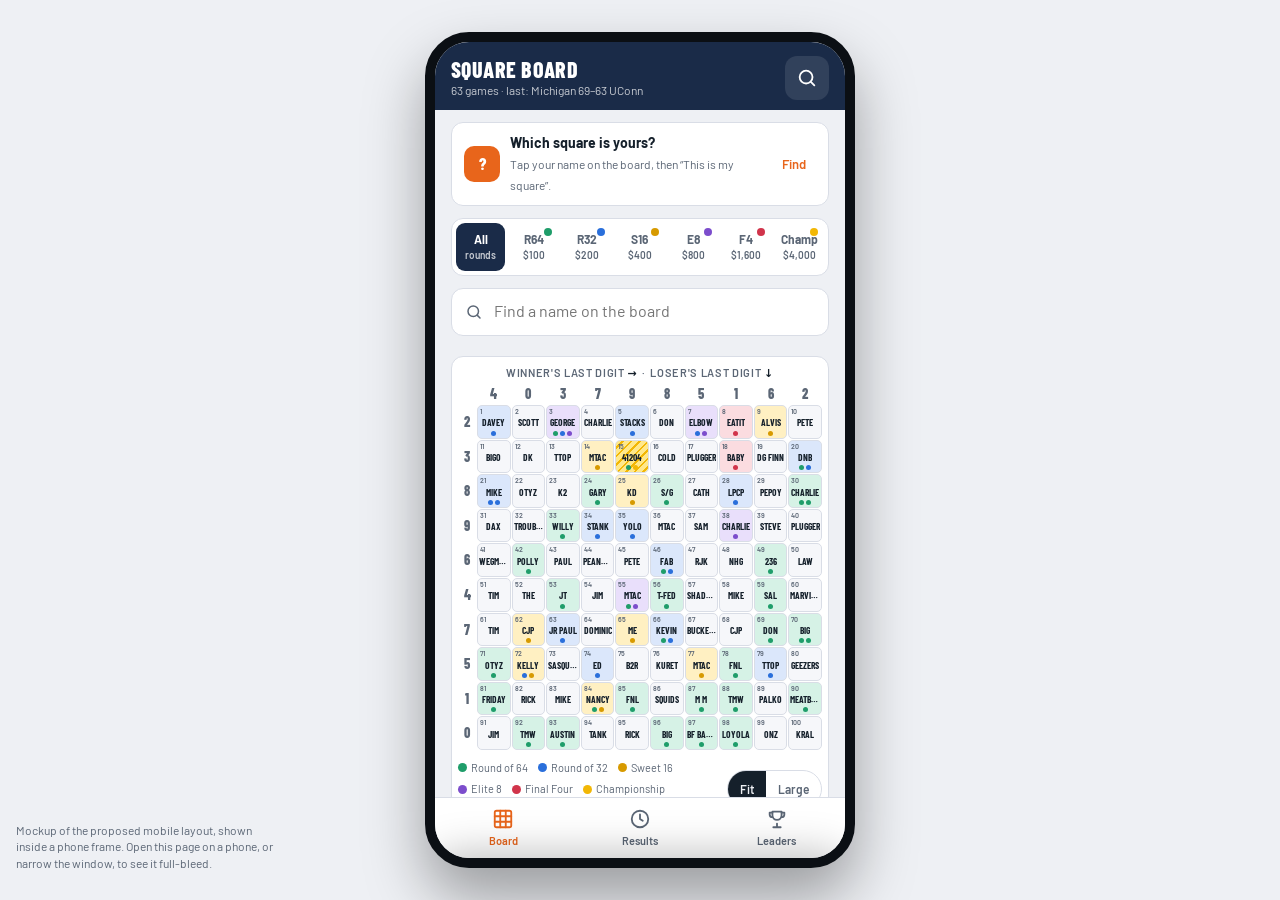
<file: design/mobile-critique/mockup.html>
<!doctype html><html><head><meta charset="utf-8"><meta name="viewport" content="width=device-width,initial-scale=1,viewport-fit=cover"></head><body><title>Square Board Mobile</title>
<meta name="claude:viewport-fit-sides" content="cover">
<link rel="stylesheet" href="https://fonts.googleapis.com/css2?family=Barlow+Condensed:wght@600;700;800&family=Barlow:wght@400;500;600;700&display=swap">
<style>
/* Layout: one phone-width column. Board / Results / Leaders live behind a bottom tab bar;
   square detail opens as a bottom sheet. On desktop the column sits inside a phone frame. */
:root{
  --bg:#eef0f4; --surface:#ffffff; --surface-2:#f6f7fa; --line:#d9dde6; --fg:#15202b; --muted:#5b6675;
  --accent:#e8651b; --accent-ink:#ffffff; --court:#1a2b48;
  --r1:#1f9d6a; --r2:#2a6fdb; --r3:#d79a00; --r4:#7c4dcc; --r5:#d1344b; --r6:#f2b705;
  --r1-tint:#d6f2e6; --r2-tint:#dbe7fb; --r3-tint:#fff0c2; --r4-tint:#e9dffb; --r5-tint:#fbdce0; --r6-tint:#ffe88a;
  --win:#1f7a4d; --focus:#2a6fdb;
  --display:"Barlow Condensed","Arial Narrow",Arial,sans-serif; --body:"Barlow",system-ui,-apple-system,"Segoe UI",Arial,sans-serif;
  --radius:12px; --shadow:0 8px 24px rgba(21,32,43,.12);
}
@media (prefers-color-scheme: dark){ :root:not([data-theme="light"]){
  --bg:#0f141b; --surface:#1a212b; --surface-2:#222b37; --line:#33404f; --fg:#eef2f7; --muted:#a3adbb; --court:#0b1324;
  --r1-tint:#153f30; --r2-tint:#17305a; --r3-tint:#4a3a08; --r4-tint:#33265a; --r5-tint:#4d1e27; --r6-tint:#5a4300; --win:#4fd08f; color-scheme:dark } }
:root[data-theme="dark"]{
  --bg:#0f141b; --surface:#1a212b; --surface-2:#222b37; --line:#33404f; --fg:#eef2f7; --muted:#a3adbb; --court:#0b1324;
  --r1-tint:#153f30; --r2-tint:#17305a; --r3-tint:#4a3a08; --r4-tint:#33265a; --r5-tint:#4d1e27; --r6-tint:#5a4300; --win:#4fd08f; color-scheme:dark }

*{box-sizing:border-box}
html,body{height:100%}
body{margin:0;background:var(--bg);color:var(--fg);font-family:var(--body);font-size:15px;line-height:1.4;-webkit-font-smoothing:antialiased}
button{font:inherit;color:inherit;background:none;border:0;padding:0;cursor:pointer}
button:focus-visible,input:focus-visible,[tabindex]:focus-visible{outline:3px solid var(--focus);outline-offset:2px}
.tnum{font-variant-numeric:tabular-nums}

/* Phone frame on wide screens */
.stage{min-height:100%;display:flex;justify-content:center;align-items:flex-start;padding:0}
.phone{position:relative;width:100%;max-width:430px;min-height:100dvh;background:var(--bg);display:flex;flex-direction:column}
@media (min-width:700px){
  .stage{padding-block:32px;padding-left:16px;padding-right:16px;align-items:center}
  .phone{min-height:0;height:860px;max-height:calc(100vh - 64px);border:10px solid #0b0f14;border-radius:44px;box-shadow:0 30px 60px rgba(0,0,0,.35);overflow:hidden}
  .phone .top{padding-top:14px}
  .desk-note{position:fixed;left:16px;bottom:16px;font-size:12px;color:var(--muted);max-width:260px}
}
.desk-note{display:none}
@media (min-width:700px){.desk-note{display:block}}

/* Top bar */
.top{position:sticky;top:0;z-index:5;background:var(--court);color:#fff;padding-block:10px;padding-left:max(16px, env(safe-area-inset-left,0px));padding-right:max(16px, env(safe-area-inset-right,0px));display:flex;align-items:center;gap:10px}
.top h1{font-family:var(--display);font-weight:800;font-size:22px;letter-spacing:.02em;margin:0;line-height:1;text-transform:uppercase}
.top .sub{font-size:12px;opacity:.75;margin-top:2px}
.top .spacer{flex:1}
.iconbtn{width:44px;height:44px;border-radius:12px;display:grid;place-items:center;background:rgba(255,255,255,.1)}
.iconbtn svg{width:22px;height:22px;stroke:#fff;fill:none;stroke-width:2;stroke-linecap:round;stroke-linejoin:round}

/* Mine strip */
.minebar{margin:12px max(16px, env(safe-area-inset-right,0px)) 0 max(16px, env(safe-area-inset-left,0px));background:var(--surface);border-radius:var(--radius);padding:10px 12px;display:flex;align-items:center;gap:10px;border:1px solid var(--line)}
.minebar .pin{width:36px;height:36px;border-radius:10px;background:var(--accent);color:var(--accent-ink);display:grid;place-items:center;font-family:var(--display);font-weight:800;font-size:16px}
.minebar .t{flex:1;min-width:0}
.minebar .t b{display:block;font-size:14px;white-space:nowrap;overflow:hidden;text-overflow:ellipsis}
.minebar .t span{font-size:12px;color:var(--muted)}
.minebar .amt{font-family:var(--display);font-weight:800;font-size:22px;color:var(--win)}
.minebar button.set{font-size:13px;font-weight:600;color:var(--accent);padding:8px 10px;border-radius:8px;min-height:44px}

/* Views */
main{flex:1;min-height:0;overflow-y:auto;overscroll-behavior:contain;padding-bottom:calc(72px + env(safe-area-inset-bottom,0px))}
.view{display:none;padding-block:12px 16px;padding-left:max(16px, env(safe-area-inset-left,0px));padding-right:max(16px, env(safe-area-inset-right,0px))}
.view.on{display:block}
h2{font-family:var(--display);font-weight:700;font-size:18px;text-transform:uppercase;letter-spacing:.03em;margin:14px 0 8px}
h2 small{font-family:var(--body);text-transform:none;letter-spacing:0;font-weight:500;color:var(--muted);font-size:13px;margin-left:6px}

/* Round segmented control: the payout schedule *is* the filter */
.seg{display:grid;grid-template-columns:repeat(7,1fr);gap:4px;background:var(--surface);border:1px solid var(--line);border-radius:12px;padding:4px}
.seg button{min-height:48px;border-radius:9px;display:flex;flex-direction:column;align-items:center;justify-content:center;gap:1px;font-size:12px;font-weight:700;color:var(--muted);position:relative}
.seg button small{font-size:10px;font-weight:600;color:var(--muted)}
.seg button .dot{width:8px;height:8px;border-radius:50%;background:var(--c,transparent);position:absolute;top:5px;right:6px}
.seg button[aria-pressed="true"]{background:var(--court);color:#fff}
.seg button[aria-pressed="true"] small{color:rgba(255,255,255,.75)}

/* Board */
.boardwrap{margin-top:12px;background:var(--surface);border:1px solid var(--line);border-radius:var(--radius);padding:8px 6px 8px}
.axis{font-size:11px;font-weight:600;letter-spacing:.06em;text-transform:uppercase;color:var(--muted);text-align:center;margin-bottom:4px}
.axis b{color:var(--fg)}
.scroller{overflow-x:auto;overscroll-behavior-x:contain;-webkit-overflow-scrolling:touch}
.grid{display:grid;grid-template-columns:18px repeat(10,minmax(0,1fr));gap:1px;width:100%;touch-action:pan-y pan-x}
.grid.large{--cs:56px;grid-template-columns:28px repeat(10,var(--cs));width:max-content;gap:3px}
.hc,.rh{display:grid;place-items:center;font-family:var(--display);font-weight:800;font-size:14px;color:var(--muted);height:20px}
.grid.large .hc,.grid.large .rh{font-size:18px}
.rh{height:auto}
.cell{position:relative;aspect-ratio:1;border-radius:5px;background:var(--surface-2);border:1px solid var(--line);display:flex;flex-direction:column;align-items:center;justify-content:center;padding:1px;overflow:hidden;min-width:0;text-align:center;-webkit-tap-highlight-color:transparent;transition:transform .1s}
.cell:active{transform:scale(.94)}
.cell .nm{font-family:var(--display);font-size:9.5px;font-weight:700;line-height:1.05;max-width:100%;white-space:nowrap;overflow:hidden;text-overflow:ellipsis;letter-spacing:0;margin-top:3px}
.cell .nm.full{display:none}
.grid.large .cell .nm.short{display:none}
.grid.large .cell .nm.full{display:-webkit-box;font-family:var(--body);font-size:11px;white-space:normal;-webkit-line-clamp:3;-webkit-box-orient:vertical;overflow-wrap:anywhere;margin-top:0}
.cell .id{position:absolute;top:1px;left:2px;font-size:7px;color:var(--muted);font-weight:600}
.grid.large .cell .id{font-size:9px}
.cell .dots{position:absolute;bottom:2px;left:0;right:0;display:flex;justify-content:center;gap:2px}
.cell .dots i{width:5px;height:5px;border-radius:50%;background:var(--c);display:block}
.grid.large .cell .dots i{width:7px;height:7px}
.cell.w1{background:var(--r1-tint)} .cell.w2{background:var(--r2-tint)} .cell.w3{background:var(--r3-tint)} .cell.w4{background:var(--r4-tint)} .cell.w5{background:var(--r5-tint)}
.cell.w6{background:repeating-linear-gradient(135deg,var(--r6-tint) 0 4px,var(--r6) 4px 6px)}
.cell.mine{outline:2px solid var(--accent);outline-offset:-2px}
.cell.mine::after{content:"";position:absolute;top:0;right:0;border-style:solid;border-width:0 9px 9px 0;border-color:transparent var(--accent) transparent transparent}
.cell.dim{opacity:.28}
.cell.hit{box-shadow:0 0 0 3px var(--accent)}
.boardtools{display:flex;align-items:center;gap:8px;margin-top:10px;flex-wrap:wrap}
.legend{display:flex;flex-wrap:wrap;gap:6px 10px;font-size:11px;color:var(--muted);flex:1;min-width:0}
.legend span{display:inline-flex;align-items:center;gap:4px}
.legend i{width:9px;height:9px;border-radius:50%;background:var(--c);display:inline-block}
.toggle{display:inline-flex;border:1px solid var(--line);border-radius:999px;overflow:hidden}
.toggle button{padding:0 12px;min-height:36px;font-size:12px;font-weight:600;color:var(--muted)}
.toggle button[aria-pressed="true"]{background:var(--fg);color:var(--bg)}

/* Search */
.search{position:relative;margin-top:12px}
.search input{width:100%;min-height:48px;border:1px solid var(--line);border-radius:12px;background:var(--surface);color:var(--fg);padding:0 44px 0 42px;font:inherit;font-size:16px}
.search svg{position:absolute;left:14px;top:50%;transform:translateY(-50%);width:18px;height:18px;stroke:var(--muted);fill:none;stroke-width:2;stroke-linecap:round}
.search .clr{position:absolute;right:4px;top:50%;transform:translateY(-50%);width:40px;height:40px;border-radius:50%;color:var(--muted);font-size:20px;display:none}
.search.has .clr{display:block}
.hits{display:flex;gap:6px;flex-wrap:wrap;margin-top:8px}
.hits button{border:1px solid var(--line);background:var(--surface);border-radius:999px;padding:0 12px;min-height:36px;font-size:13px;font-weight:600}
.hits button b{color:var(--muted);font-weight:600;margin-right:4px}

/* Results */
.day{position:sticky;top:0;z-index:2;background:var(--bg);padding:8px 0 6px;font-size:12px;font-weight:700;letter-spacing:.06em;text-transform:uppercase;color:var(--muted)}
.game{width:100%;text-align:left;background:var(--surface);border:1px solid var(--line);border-radius:var(--radius);padding:10px 12px;margin-bottom:8px;display:grid;grid-template-columns:1fr auto;gap:2px 10px;align-items:center}
.game .rt{grid-column:1/-1;display:flex;align-items:center;gap:6px;font-size:11px;color:var(--muted);font-weight:600;letter-spacing:.04em;text-transform:uppercase}
.game .rt i{width:8px;height:8px;border-radius:50%;background:var(--c)}
.game .tm{display:flex;align-items:baseline;gap:6px;min-width:0;font-size:15px}
.game .tm .sd{font-size:11px;color:var(--muted);width:14px;text-align:right;flex:none}
.game .tm .n{white-space:nowrap;overflow:hidden;text-overflow:ellipsis}
.game .tm .sc{font-family:var(--display);font-weight:800;font-size:20px;margin-left:auto;flex:none}
.game .tm.won .n{font-weight:700}
.game .tm.lost{color:var(--muted)}
.game .sq{grid-row:2/4;grid-column:2;align-self:stretch;display:flex;flex-direction:column;align-items:flex-end;justify-content:center;border-left:1px solid var(--line);padding-left:10px;min-width:92px}
.game .sq b{font-size:13px;white-space:nowrap;overflow:hidden;text-overflow:ellipsis;max-width:110px}
.game .sq span{font-size:11px;color:var(--muted)}
.game .sq em{font-style:normal;font-family:var(--display);font-weight:800;font-size:18px;color:var(--win)}
.game.mine-win{border-color:var(--accent)}
.game.mine-win .sq b::before{content:"★ ";color:var(--accent)}

/* Leaders */
.stat{display:grid;grid-template-columns:repeat(3,1fr);gap:8px;margin-bottom:6px}
.stat div{background:var(--surface);border:1px solid var(--line);border-radius:var(--radius);padding:10px 12px}
.stat b{display:block;font-family:var(--display);font-weight:800;font-size:22px}
.stat span{font-size:11px;color:var(--muted);text-transform:uppercase;letter-spacing:.05em;font-weight:600}
.lead{width:100%;text-align:left;display:grid;grid-template-columns:28px 1fr auto;gap:2px 10px;align-items:center;padding:10px 4px;border-bottom:1px solid var(--line);min-height:56px}
.lead .rk{font-family:var(--display);font-weight:800;font-size:18px;color:var(--muted);text-align:center}
.lead .nm{font-weight:700;font-size:15px;display:flex;align-items:center;gap:6px;min-width:0}
.lead .nm span{white-space:nowrap;overflow:hidden;text-overflow:ellipsis}
.lead .nm small{color:var(--muted);font-weight:600;font-size:12px;flex:none}
.lead .bar{grid-column:2;height:6px;border-radius:3px;background:var(--surface-2);overflow:hidden;display:flex}
.lead .bar i{display:block;height:100%;background:var(--c)}
.lead .amt{grid-row:1/3;grid-column:3;font-family:var(--display);font-weight:800;font-size:20px;color:var(--win)}
.lead.mine .nm span{color:var(--accent)}

/* Tab bar */
.tabbar{position:absolute;left:0;right:0;bottom:0;z-index:6;display:grid;grid-template-columns:repeat(3,1fr);background:var(--surface);border-top:1px solid var(--line);padding-bottom:env(safe-area-inset-bottom,0px)}
@media (max-width:699px){.tabbar{position:fixed}}
.tabbar button{min-height:60px;display:flex;flex-direction:column;align-items:center;justify-content:center;gap:3px;font-size:11px;font-weight:600;color:var(--muted)}
.tabbar button svg{width:22px;height:22px;stroke:currentColor;fill:none;stroke-width:2;stroke-linecap:round;stroke-linejoin:round}
.tabbar button[aria-selected="true"]{color:var(--accent)}

/* Bottom sheet */
.scrim{position:absolute;inset:0;background:rgba(10,14,20,.5);z-index:20;opacity:0;pointer-events:none;transition:opacity .2s}
@media (max-width:699px){.scrim,.sheet{position:fixed}}
.sheet{position:absolute;left:0;right:0;bottom:0;z-index:21;background:var(--surface);border-radius:20px 20px 0 0;box-shadow:0 -10px 40px rgba(0,0,0,.25);transform:translateY(105%);transition:transform .25s cubic-bezier(.2,.8,.2,1);max-height:88%;display:flex;flex-direction:column;padding-bottom:env(safe-area-inset-bottom,0px)}
.sheet[aria-hidden="false"]{transform:none}
.scrim.on{opacity:1;pointer-events:auto}
.grab{width:40px;height:4px;border-radius:2px;background:var(--line);margin:8px auto 0}
.sh{display:flex;align-items:flex-start;gap:10px;padding:10px 16px 0}
.sh .sqn{width:48px;height:48px;border-radius:12px;background:var(--surface-2);display:grid;place-items:center;font-family:var(--display);font-weight:800;font-size:20px;flex:none}
.sh .t{flex:1;min-width:0}
.sh .t h3{margin:0;font-size:20px;font-weight:700;line-height:1.1;overflow-wrap:anywhere}
.sh .t p{margin:3px 0 0;font-size:13px;color:var(--muted)}
.sh .x{width:44px;height:44px;border-radius:50%;display:grid;place-items:center;background:var(--surface-2);font-size:22px;flex:none}
.sb{overflow-y:auto;padding:12px 16px 20px;overscroll-behavior:contain}
.total{display:flex;align-items:center;justify-content:space-between;background:var(--surface-2);border-radius:12px;padding:12px 14px;margin-bottom:12px}
.total span{font-size:13px;color:var(--muted);font-weight:600}
.total b{font-family:var(--display);font-weight:800;font-size:30px;color:var(--win)}
.setmine{width:100%;min-height:48px;border-radius:12px;border:1.5px solid var(--accent);color:var(--accent);font-weight:700;font-size:15px;margin-bottom:14px}
.setmine[aria-pressed="true"]{background:var(--accent);color:var(--accent-ink)}
.win{display:grid;grid-template-columns:4px 1fr auto;gap:0 10px;padding:8px 0;border-bottom:1px solid var(--line)}
.win i{background:var(--c);border-radius:2px}
.win .m{font-size:14px}
.win .m b{display:block}
.win .m span{font-size:12px;color:var(--muted)}
.win .p{font-family:var(--display);font-weight:800;font-size:18px;color:var(--win);align-self:center}
.empty{color:var(--muted);text-align:center;padding:18px 0;font-size:14px}
.empty b{display:block;color:var(--fg);margin-bottom:4px}
.toast{position:absolute;left:50%;bottom:calc(84px + env(safe-area-inset-bottom,0px));transform:translate(-50%,20px);background:var(--fg);color:var(--bg);padding:10px 14px;border-radius:10px;font-size:13px;font-weight:600;opacity:0;transition:.2s;z-index:30;pointer-events:none;white-space:nowrap}
@media (max-width:699px){.toast{position:fixed}}
.toast.on{opacity:1;transform:translate(-50%,0)}
@media (prefers-reduced-motion: reduce){*{transition:none!important}}
</style>

<div class="stage">
<div class="phone" id="app">
  <header class="top">
    <div>
      <h1>Square Board</h1>
      <div class="sub" id="subline">NCAA Tournament · 63 games</div>
    </div>
    <div class="spacer"></div>
    <button class="iconbtn" id="btn-find" aria-label="Find my square"><svg viewBox="0 0 24 24"><circle cx="11" cy="11" r="7"/><path d="m20 20-3.5-3.5"/></svg></button>
  </header>

  <div class="minebar" id="mine"></div>

  <main id="main">
    <section class="view on" id="v-board" aria-labelledby="tab-board">
      <div class="seg" id="seg" role="group" aria-label="Filter by round and see the payout per win"></div>
      <div class="search" id="search">
        <svg viewBox="0 0 24 24"><circle cx="11" cy="11" r="7"/><path d="m20 20-3.5-3.5"/></svg>
        <input id="q" type="search" placeholder="Find a name on the board" autocomplete="off" aria-label="Find a name on the board">
        <button class="clr" id="clr" aria-label="Clear search">×</button>
      </div>
      <div class="hits" id="hits"></div>
      <div class="boardwrap">
        <div class="axis">Winner's last digit <b>→</b> &nbsp;·&nbsp; Loser's last digit <b>↓</b></div>
        <div class="scroller"><div class="grid" id="grid" role="grid" aria-label="Square board"></div></div>
        <div class="boardtools">
          <div class="legend" id="legend"></div>
          <div class="toggle" role="group" aria-label="Board size">
            <button id="z-fit" aria-pressed="true">Fit</button><button id="z-big" aria-pressed="false">Large</button>
          </div>
        </div>
      </div>
    </section>

    <section class="view" id="v-results" aria-labelledby="tab-results">
      <div class="seg" id="seg2" role="group" aria-label="Filter results by round"></div>
      <div id="results"></div>
    </section>

    <section class="view" id="v-leaders" aria-labelledby="tab-leaders">
      <div class="stat" id="stats"></div>
      <h2>Leaders <small>tap a name for details</small></h2>
      <div id="leaders"></div>
    </section>
  </main>

  <nav class="tabbar" role="tablist" aria-label="Sections">
    <button role="tab" id="tab-board" aria-selected="true" data-v="board"><svg viewBox="0 0 24 24"><rect x="3" y="3" width="18" height="18" rx="2"/><path d="M3 9h18M3 15h18M9 3v18M15 3v18"/></svg>Board</button>
    <button role="tab" id="tab-results" aria-selected="false" data-v="results"><svg viewBox="0 0 24 24"><circle cx="12" cy="12" r="9"/><path d="M12 7v5l3 2"/></svg>Results</button>
    <button role="tab" id="tab-leaders" aria-selected="false" data-v="leaders"><svg viewBox="0 0 24 24"><path d="M8 21h8M12 17v4M7 4h10v4a5 5 0 0 1-10 0z"/><path d="M17 5h3v2a3 3 0 0 1-3 3M7 5H4v2a3 3 0 0 0 3 3"/></svg>Leaders</button>
  </nav>

  <div class="scrim" id="scrim"></div>
  <div class="sheet" id="sheet" role="dialog" aria-modal="true" aria-hidden="true" aria-labelledby="sh-title">
    <div class="grab"></div>
    <div class="sh">
      <div class="sqn" id="sh-num">#</div>
      <div class="t"><h3 id="sh-title"></h3><p id="sh-sub"></p></div>
      <button class="x" id="sh-close" aria-label="Close">×</button>
    </div>
    <div class="sb" id="sh-body"></div>
  </div>
  <div class="toast" id="toast" role="status"></div>
</div>
<p class="desk-note">Mockup of the proposed mobile layout, shown inside a phone frame. Open this page on a phone, or narrow the window, to see it full-bleed.</p>
</div>

<script>
const DATA = {"cols":[4,0,3,7,9,8,5,1,6,2],"rows":[2,3,8,9,6,4,7,5,1,0],"names":["DAVEY S","SCOTT N.","GEORGE SIDONS","CHARLIE","STACKS","DON & SHEESH","ELBOW + HIP","EATIT","ALVIS","PETE FLETCH","BIGO KEIRA","DK","TTOP","MTAC","41204","COLD ONES","PLUGGER","BABY T","DG + FINN","DNB","MIKE SAMBER","OTYZ","K2","GARY NOVINC","KD","S/G","CATH","LPCP","PEPOY","CHARLIE","DAX","TROUBADOR","WILLY McBRIDE","STANK WHISTLE","YOLO MOLO","MTAC","SAM & DAVE","CHARLIE","STEVE + KATHY","PLUGGER","WEGMAN","POLLY","PAUL HAYLEY","PEANUTS 7","PETE FLETCH","FAB 5","RJK","NHG","236 7192","LAW OF THE LAND","TIM + MARTY","THE LINKS","JT","JIM KARBO","MTAC","T-FED","SHADROCK & SON","MIKE SAMBER","SAL + COL","MARVINCH","TIM + MARTY","CJP","JR + PAUL","DOMINIC","ME","KEVIN R","BUCKEYE GIRL","CJP","DON & SHE","BIG MONEY","OTYZ","KELLY O'HARE","SASQUATCH","ED","B2R","KURET","MTAC","FNL","TTOP","GEEZERS","FRIDAY + ROO FRIEL","RICK + LISA","MIKE SAMBER","NANCY","FNL","SQUIDS","M M","TMW 10","PALKO HOMDADDDY","MEATBALL","JIM YOUNG","TMW 10","AUSTIN & BEAU","TANK & KENNY","RICK","BIG TUNA","BF BABES","LOYOLA","ONZ","KRAL + KRATKY"],"games":[{"id":1,"round":1,"name":"Round of 64","date":"Thu, Mar 19","day":"thursday","w":{"n":"TCU","s":9,"p":66},"l":{"n":"Ohio State","s":8,"p":64}},{"id":2,"round":1,"name":"Round of 64","date":"Thu, Mar 19","day":"thursday","w":{"n":"Nebraska","s":4,"p":76},"l":{"n":"Troy","s":13,"p":47}},{"id":3,"round":1,"name":"Round of 64","date":"Thu, Mar 19","day":"thursday","w":{"n":"Louisville","s":6,"p":83},"l":{"n":"South Florida","s":11,"p":79}},{"id":4,"round":1,"name":"Round of 64","date":"Thu, Mar 19","day":"thursday","w":{"n":"High Point","s":12,"p":83},"l":{"n":"Wisconsin","s":5,"p":82}},{"id":5,"round":1,"name":"Round of 64","date":"Thu, Mar 19","day":"thursday","w":{"n":"Duke","s":1,"p":71},"l":{"n":"Siena","s":16,"p":65}},{"id":6,"round":1,"name":"Round of 64","date":"Thu, Mar 19","day":"thursday","w":{"n":"Vanderbilt","s":5,"p":78},"l":{"n":"McNeese State","s":12,"p":68}},{"id":7,"round":1,"name":"Round of 64","date":"Thu, Mar 19","day":"thursday","w":{"n":"MI State","s":3,"p":92},"l":{"n":"ND State","s":14,"p":67}},{"id":8,"round":1,"name":"Round of 64","date":"Thu, Mar 19","day":"thursday","w":{"n":"Arkansas","s":4,"p":97},"l":{"n":"Hawaii","s":13,"p":78}},{"id":9,"round":1,"name":"Round of 64","date":"Thu, Mar 19","day":"thursday","w":{"n":"VCU","s":11,"p":82},"l":{"n":"UNC","s":6,"p":78}},{"id":10,"round":1,"name":"Round of 64","date":"Thu, Mar 19","day":"thursday","w":{"n":"Michigan","s":1,"p":101},"l":{"n":"Howard","s":16,"p":80}},{"id":11,"round":1,"name":"Round of 64","date":"Thu, Mar 19","day":"thursday","w":{"n":"Texas A&M","s":10,"p":63},"l":{"n":"St Mary's CA","s":7,"p":50}},{"id":12,"round":1,"name":"Round of 64","date":"Thu, Mar 19","day":"thursday","w":{"n":"Texas","s":11,"p":79},"l":{"n":"BYU","s":6,"p":71}},{"id":13,"round":1,"name":"Round of 64","date":"Thu, Mar 19","day":"thursday","w":{"n":"Illinois","s":3,"p":105},"l":{"n":"Penn","s":14,"p":70}},{"id":14,"round":1,"name":"Round of 64","date":"Thu, Mar 19","day":"thursday","w":{"n":"Saint Louis","s":9,"p":102},"l":{"n":"Georgia","s":8,"p":77}},{"id":15,"round":1,"name":"Round of 64","date":"Thu, Mar 19","day":"thursday","w":{"n":"Houston","s":2,"p":78},"l":{"n":"Idaho","s":15,"p":47}},{"id":16,"round":1,"name":"Round of 64","date":"Thu, Mar 19","day":"thursday","w":{"n":"Gonzaga","s":3,"p":73},"l":{"n":"Kennesaw St","s":14,"p":64}},{"id":17,"round":1,"name":"Round of 64","date":"Fri, Mar 20","day":"friday","w":{"n":"Kentucky","s":7,"p":89},"l":{"n":"Santa Clara","s":10,"p":84}},{"id":18,"round":1,"name":"Round of 64","date":"Fri, Mar 20","day":"friday","w":{"n":"Texas Tech","s":5,"p":91},"l":{"n":"Akron","s":12,"p":71}},{"id":19,"round":1,"name":"Round of 64","date":"Fri, Mar 20","day":"friday","w":{"n":"Arizona","s":1,"p":92},"l":{"n":"LIU","s":16,"p":58}},{"id":20,"round":1,"name":"Round of 64","date":"Fri, Mar 20","day":"friday","w":{"n":"Virginia","s":3,"p":82},"l":{"n":"Wright State","s":14,"p":73}},{"id":21,"round":1,"name":"Round of 64","date":"Fri, Mar 20","day":"friday","w":{"n":"Iowa State","s":2,"p":108},"l":{"n":"TN State","s":15,"p":74}},{"id":22,"round":1,"name":"Round of 64","date":"Fri, Mar 20","day":"friday","w":{"n":"Alabama","s":4,"p":90},"l":{"n":"Hofstra","s":13,"p":70}},{"id":23,"round":1,"name":"Round of 64","date":"Fri, Mar 20","day":"friday","w":{"n":"Utah State","s":9,"p":86},"l":{"n":"Villanova","s":8,"p":76}},{"id":24,"round":1,"name":"Round of 64","date":"Fri, Mar 20","day":"friday","w":{"n":"Tennessee","s":6,"p":78},"l":{"n":"Miami OH","s":11,"p":56}},{"id":25,"round":1,"name":"Round of 64","date":"Fri, Mar 20","day":"friday","w":{"n":"Iowa","s":9,"p":67},"l":{"n":"Clemson","s":8,"p":61}},{"id":26,"round":1,"name":"Round of 64","date":"Fri, Mar 20","day":"friday","w":{"n":"St John's","s":5,"p":79},"l":{"n":"UNI","s":12,"p":53}},{"id":27,"round":1,"name":"Round of 64","date":"Fri, Mar 20","day":"friday","w":{"n":"UCLA","s":7,"p":75},"l":{"n":"UCF","s":10,"p":71}},{"id":28,"round":1,"name":"Round of 64","date":"Fri, Mar 20","day":"friday","w":{"n":"Purdue","s":2,"p":104},"l":{"n":"Queens NC","s":15,"p":71}},{"id":29,"round":1,"name":"Round of 64","date":"Fri, Mar 20","day":"friday","w":{"n":"Florida","s":1,"p":114},"l":{"n":"Prairie View","s":16,"p":55}},{"id":30,"round":1,"name":"Round of 64","date":"Fri, Mar 20","day":"friday","w":{"n":"Kansas","s":4,"p":68},"l":{"n":"CA Baptist","s":13,"p":60}},{"id":31,"round":1,"name":"Round of 64","date":"Fri, Mar 20","day":"friday","w":{"n":"Miami FL","s":7,"p":80},"l":{"n":"Missouri","s":10,"p":66}},{"id":32,"round":1,"name":"Round of 64","date":"Fri, Mar 20","day":"friday","w":{"n":"UConn","s":2,"p":82},"l":{"n":"Furman","s":15,"p":71}},{"id":33,"round":2,"name":"Round of 32","date":"Sat, Mar 21","day":"saturday","w":{"n":"Michigan","s":1,"p":95},"l":{"n":"Saint Louis","s":9,"p":72}},{"id":34,"round":2,"name":"Round of 32","date":"Sat, Mar 21","day":"saturday","w":{"n":"MI State","s":3,"p":77},"l":{"n":"Louisville","s":6,"p":69}},{"id":35,"round":2,"name":"Round of 32","date":"Sat, Mar 21","day":"saturday","w":{"n":"Duke","s":1,"p":81},"l":{"n":"TCU","s":9,"p":58}},{"id":36,"round":2,"name":"Round of 32","date":"Sat, Mar 21","day":"saturday","w":{"n":"Houston","s":2,"p":88},"l":{"n":"Texas A&M","s":10,"p":57}},{"id":37,"round":2,"name":"Round of 32","date":"Sat, Mar 21","day":"saturday","w":{"n":"Texas","s":11,"p":74},"l":{"n":"Gonzaga","s":3,"p":68}},{"id":38,"round":2,"name":"Round of 32","date":"Sat, Mar 21","day":"saturday","w":{"n":"Illinois","s":3,"p":76},"l":{"n":"VCU","s":11,"p":55}},{"id":39,"round":2,"name":"Round of 32","date":"Sat, Mar 21","day":"saturday","w":{"n":"Nebraska","s":4,"p":74},"l":{"n":"Vanderbilt","s":5,"p":72}},{"id":40,"round":2,"name":"Round of 32","date":"Sat, Mar 21","day":"saturday","w":{"n":"Arkansas","s":4,"p":94},"l":{"n":"High Point","s":12,"p":88}},{"id":41,"round":2,"name":"Round of 32","date":"Sun, Mar 22","day":"sunday","w":{"n":"Purdue","s":2,"p":79},"l":{"n":"Miami FL","s":7,"p":69}},{"id":42,"round":2,"name":"Round of 32","date":"Sun, Mar 22","day":"sunday","w":{"n":"Iowa State","s":2,"p":82},"l":{"n":"Kentucky","s":7,"p":63}},{"id":43,"round":2,"name":"Round of 32","date":"Sun, Mar 22","day":"sunday","w":{"n":"St John's","s":5,"p":67},"l":{"n":"Kansas","s":4,"p":65}},{"id":44,"round":2,"name":"Round of 32","date":"Sun, Mar 22","day":"sunday","w":{"n":"Tennessee","s":6,"p":79},"l":{"n":"Virginia","s":3,"p":72}},{"id":45,"round":2,"name":"Round of 32","date":"Sun, Mar 22","day":"sunday","w":{"n":"Iowa","s":9,"p":73},"l":{"n":"Florida","s":1,"p":72}},{"id":46,"round":2,"name":"Round of 32","date":"Sun, Mar 22","day":"sunday","w":{"n":"Arizona","s":1,"p":78},"l":{"n":"Utah State","s":9,"p":66}},{"id":47,"round":2,"name":"Round of 32","date":"Sun, Mar 22","day":"sunday","w":{"n":"UConn","s":2,"p":73},"l":{"n":"UCLA","s":7,"p":57}},{"id":48,"round":2,"name":"Round of 32","date":"Sun, Mar 22","day":"sunday","w":{"n":"Alabama","s":4,"p":90},"l":{"n":"Texas Tech","s":5,"p":65}},{"id":49,"round":3,"name":"Sweet 16","date":"Thu, Mar 26","day":"thursday","w":{"n":"Purdue","s":2,"p":79},"l":{"n":"Texas","s":11,"p":77}},{"id":50,"round":3,"name":"Sweet 16","date":"Thu, Mar 26","day":"thursday","w":{"n":"Iowa","s":9,"p":77},"l":{"n":"Nebraska","s":4,"p":71}},{"id":51,"round":3,"name":"Sweet 16","date":"Thu, Mar 26","day":"thursday","w":{"n":"Arizona","s":1,"p":109},"l":{"n":"Arkansas","s":4,"p":88}},{"id":52,"round":3,"name":"Sweet 16","date":"Thu, Mar 26","day":"thursday","w":{"n":"Illinois","s":3,"p":65},"l":{"n":"Houston","s":2,"p":55}},{"id":53,"round":3,"name":"Sweet 16","date":"Fri, Mar 27","day":"friday","w":{"n":"Duke","s":1,"p":80},"l":{"n":"St John's","s":5,"p":75}},{"id":54,"round":3,"name":"Sweet 16","date":"Fri, Mar 27","day":"friday","w":{"n":"Michigan","s":1,"p":90},"l":{"n":"Alabama","s":4,"p":77}},{"id":55,"round":3,"name":"Sweet 16","date":"Fri, Mar 27","day":"friday","w":{"n":"UConn","s":2,"p":67},"l":{"n":"MI State","s":3,"p":63}},{"id":56,"round":3,"name":"Sweet 16","date":"Fri, Mar 27","day":"friday","w":{"n":"Tennessee","s":6,"p":76},"l":{"n":"Iowa State","s":2,"p":62}},{"id":57,"round":4,"name":"Elite Eight","date":"Sat, Mar 28","day":"saturday","w":{"n":"Illinois","s":3,"p":71},"l":{"n":"Iowa","s":9,"p":59}},{"id":58,"round":4,"name":"Elite Eight","date":"Sat, Mar 28","day":"saturday","w":{"n":"Arizona","s":1,"p":79},"l":{"n":"Purdue","s":2,"p":64}},{"id":59,"round":4,"name":"Elite Eight","date":"Sun, Mar 29","day":"sunday","w":{"n":"Michigan","s":1,"p":95},"l":{"n":"Tennessee","s":6,"p":62}},{"id":60,"round":4,"name":"Elite Eight","date":"Sun, Mar 29","day":"sunday","w":{"n":"UConn","s":2,"p":73},"l":{"n":"Duke","s":1,"p":72}},{"id":61,"round":5,"name":"Final Four","date":"Sat, Apr 4","day":"saturday","w":{"n":"UConn","s":2,"p":71},"l":{"n":"Illinois","s":3,"p":62}},{"id":62,"round":5,"name":"Final Four","date":"Sat, Apr 4","day":"saturday","w":{"n":"Michigan","s":1,"p":91},"l":{"n":"Arizona","s":1,"p":73}},{"id":63,"round":6,"name":"National Championship","date":"Mon, Apr 6","day":"monday","w":{"n":"Michigan","s":1,"p":69},"l":{"n":"UConn","s":2,"p":63}}]};
const PAYOUT = {1:100,2:200,3:400,4:800,5:1600,6:4000};
const ROUND = {1:['R64','Round of 64'],2:['R32','Round of 32'],3:['S16','Sweet 16'],4:['E8','Elite 8'],5:['F4','Final Four'],6:['Champ','Championship']};
const money = n => '$' + n.toLocaleString();
/* Fit mode shows a one-word label; Large mode and the sheet show the full name */
const shortName = n => { const w = n.split(/\s+/).filter(x=>!/^[+&]$/.test(x)); return w[0].length>=3 || w.length===1 ? w[0] : (w[0]+' '+w[1]); };
const $ = s => document.querySelector(s);

/* Map each game to a square using the shuffled header digits, same rule as the live board */
const colIdx = {}; DATA.cols.forEach((d,i)=>colIdx[d]=i);
const rowIdx = {}; DATA.rows.forEach((d,i)=>rowIdx[d]=i);
const wins = {}; // cellId -> [game]
DATA.games.forEach(g => { g.cell = rowIdx[g.l.p % 10]*10 + colIdx[g.w.p % 10] + 1; (wins[g.cell] ||= []).push(g); });
const totalOf = id => (wins[id]||[]).reduce((s,g)=>s+PAYOUT[g.round],0);
const topRound = id => Math.max(0, ...(wins[id]||[]).map(g=>g.round));
const played = new Set(DATA.games.map(g=>g.round));

let filter = 'all', mine = [], zoom = 'fit', query = '';
try { mine = JSON.parse(localStorage.getItem('sb.mine')||'[]'); } catch(e){ mine = []; }
const saveMine = () => { try { localStorage.setItem('sb.mine', JSON.stringify(mine)); } catch(e){} };

/* Segmented round filter with payout per win */
function seg(el){
  el.innerHTML = `<button aria-pressed="${filter==='all'}" data-r="all">All<small>rounds</small></button>` +
    [1,2,3,4,5,6].map(r=>`<button aria-pressed="${filter==String(r)}" data-r="${r}" style="--c:var(--r${r})"><span class="dot"></span>${ROUND[r][0]}<small>${money(PAYOUT[r])}</small></button>`).join('');
  el.querySelectorAll('button').forEach(b=>b.onclick=()=>{ filter=b.dataset.r; render(); });
}

function cellMatches(id){ if(filter==='all') return true; return (wins[id]||[]).some(g=>g.round==filter); }
function nameMatches(id){ return query && DATA.names[id-1].toLowerCase().includes(query); }

function board(){
  const g = $('#grid'); g.className = 'grid' + (zoom==='big'?' large':'');
  let h = `<div class="hc"></div>` + DATA.cols.map(d=>`<div class="hc" role="columnheader">${d}</div>`).join('');
  for(let r=0;r<10;r++){
    h += `<div class="rh" role="rowheader">${DATA.rows[r]}</div>`;
    for(let c=0;c<10;c++){
      const id = r*10+c+1, w = wins[id]||[], tr = topRound(id);
      const shown = filter==='all' ? w : w.filter(x=>x.round==filter);
      const cls = ['cell'];
      if(shown.length) cls.push('w'+(filter==='all'?tr:filter));
      if(mine.includes(id)) cls.push('mine');
      if(query ? !nameMatches(id) : (filter!=='all' && !shown.length)) cls.push('dim');
      if(query && nameMatches(id)) cls.push('hit');
      const dots = shown.slice(0,4).map(x=>`<i style="--c:var(--r${x.round})"></i>`).join('');
      const total = totalOf(id);
      h += `<button class="${cls.join(' ')}" role="gridcell" data-id="${id}" aria-label="Square ${id}, ${DATA.names[id-1]}, ${w.length} win${w.length==1?'':'s'}, ${money(total)}"><span class="id">${id}</span><span class="nm short">${shortName(DATA.names[id-1])}</span><span class="nm full">${DATA.names[id-1]}</span><span class="dots">${dots}</span></button>`;
    }
  }
  g.innerHTML = h;
  g.querySelectorAll('.cell').forEach(b=>b.onclick=()=>openSquare(+b.dataset.id));
  $('#legend').innerHTML = [1,2,3,4,5,6].map(r=>`<span><i style="--c:var(--r${r})"></i>${ROUND[r][1]}${played.has(r)?'':' (upcoming)'}</span>`).join('') + `<span><i style="--c:var(--accent)"></i>Your square</span>`;
}

function hits(){
  const el = $('#hits'); $('#search').classList.toggle('has', !!query);
  if(!query){ el.innerHTML=''; return; }
  const ids = DATA.names.map((n,i)=>i+1).filter(nameMatches);
  el.innerHTML = ids.length ? ids.map(id=>`<button data-id="${id}"><b>#${id}</b>${DATA.names[id-1]} · ${money(totalOf(id))}</button>`).join('') : `<span class="empty" style="padding:4px 0">No square matches “${query}”.</span>`;
  el.querySelectorAll('button').forEach(b=>b.onclick=()=>openSquare(+b.dataset.id));
}

function mineStrip(){
  const el = $('#mine');
  if(!mine.length){
    el.innerHTML = `<div class="pin">?</div><div class="t"><b>Which square is yours?</b><span>Tap your name on the board, then “This is my square”.</span></div><button class="set" id="mine-find">Find</button>`;
    $('#mine-find').onclick = ()=>{ showView('board'); $('#q').focus(); };
    return;
  }
  const total = mine.reduce((s,id)=>s+totalOf(id),0);
  const names = mine.map(id=>`#${id} ${DATA.names[id-1]}`).join(' · ');
  const n = mine.reduce((s,id)=>s+(wins[id]||[]).length,0);
  el.innerHTML = `<div class="pin">★</div><div class="t"><b>${names}</b><span>${n} win${n==1?'':'s'} so far · tap to open</span></div><div class="amt tnum">${money(total)}</div>`;
  el.style.cursor='pointer'; el.onclick=()=>openSquare(mine[0]);
}

function results(){
  const el = $('#results');
  const list = DATA.games.filter(g=>filter==='all'||g.round==filter).slice().reverse(); // newest first
  let h = '', day = '';
  list.forEach(g=>{
    if(g.date!==day){ day=g.date; h += `<div class="day">${g.date}</div>`; }
    const own = DATA.names[g.cell-1], isMine = mine.includes(g.cell);
    h += `<button class="game${isMine?' mine-win':''}" data-id="${g.cell}">
      <div class="rt"><i style="--c:var(--r${g.round})"></i>${ROUND[g.round][1]}</div>
      <div class="tm won"><span class="sd">${g.w.s}</span><span class="n">${g.w.n}</span><span class="sc tnum">${g.w.p}</span></div>
      <div class="tm lost"><span class="sd">${g.l.s}</span><span class="n">${g.l.n}</span><span class="sc tnum">${g.l.p}</span></div>
      <div class="sq"><span>Square #${g.cell}</span><b>${own}</b><em>+${money(PAYOUT[g.round])}</em></div>
    </button>`;
  });
  el.innerHTML = h || `<div class="empty"><b>No games yet</b>Results will appear here once this round tips off.</div>`;
  el.querySelectorAll('.game').forEach(b=>b.onclick=()=>openSquare(+b.dataset.id));
}

function leaders(){
  const rows = DATA.names.map((n,i)=>({id:i+1,n,t:totalOf(i+1),w:wins[i+1]||[]})).filter(x=>x.t>0).sort((a,b)=>b.t-a.t);
  const pot = rows.reduce((s,x)=>s+x.t,0), max = rows[0]?.t||1;
  $('#stats').innerHTML = `<div><b class="tnum">${money(pot)}</b><span>Paid out</span></div><div><b class="tnum">${rows.length}</b><span>Squares paid</span></div><div><b class="tnum">${DATA.games.length}</b><span>Games played</span></div>`;
  $('#leaders').innerHTML = rows.map((x,i)=>`<button class="lead${mine.includes(x.id)?' mine':''}" data-id="${x.id}">
    <div class="rk">${i+1}</div>
    <div class="nm"><span>${x.n}</span><small>#${x.id} · ${x.w.length} win${x.w.length==1?'':'s'}</small></div>
    <div class="amt tnum">${money(x.t)}</div>
    <div class="bar" style="width:${Math.max(8, x.t/max*100)}%">${x.w.slice().sort((a,b)=>b.round-a.round).map(g=>`<i style="--c:var(--r${g.round});flex:${PAYOUT[g.round]}"></i>`).join('')}</div>
  </button>`).join('');
  $('#leaders').querySelectorAll('.lead').forEach(b=>b.onclick=()=>openSquare(+b.dataset.id));
}

/* Bottom sheet */
let lastFocus = null;
function openSquare(id){
  const w = (wins[id]||[]).slice().sort((a,b)=>b.round-a.round);
  const col = DATA.cols[(id-1)%10], row = DATA.rows[Math.floor((id-1)/10)];
  $('#sh-num').textContent = '#'+id;
  $('#sh-title').textContent = DATA.names[id-1];
  $('#sh-sub').textContent = `Wins when the winner's score ends in ${col} and the loser's ends in ${row}`;
  const isMine = mine.includes(id);
  $('#sh-body').innerHTML = `
    <div class="total"><span>Total winnings</span><b class="tnum">${money(totalOf(id))}</b></div>
    <button class="setmine" id="setmine" aria-pressed="${isMine}">${isMine?'★ This is my square':'This is my square'}</button>
    ${w.length ? w.map(g=>`<div class="win"><i style="--c:var(--r${g.round})"></i><div class="m"><b>${g.w.n} ${g.w.p}, ${g.l.n} ${g.l.p}</b><span>${ROUND[g.round][1]} · ${g.date}</span></div><div class="p tnum">+${money(PAYOUT[g.round])}</div></div>`).join('')
      : `<div class="empty"><b>No wins yet</b>Still ${6-Math.max(...played)} round${6-Math.max(...played)==1?'':'s'} left to hit ${col}–${row}.</div>`}`;
  $('#setmine').onclick = ()=>{
    if(mine.includes(id)) mine = mine.filter(x=>x!==id); else mine.push(id);
    saveMine(); render(); openSquare(id); toast(mine.includes(id)?`Saved #${id} as your square`:`Removed #${id}`);
  };
  lastFocus = document.activeElement;
  $('#sheet').setAttribute('aria-hidden','false'); $('#scrim').classList.add('on');
  $('#main').style.overflow='hidden'; document.body.style.overflow='hidden';
  setTimeout(()=>$('#sh-close').focus(), 50);
}
function closeSheet(){
  $('#sheet').setAttribute('aria-hidden','true'); $('#scrim').classList.remove('on');
  $('#main').style.overflow=''; document.body.style.overflow='';
  if(lastFocus && lastFocus.focus) lastFocus.focus();
}
$('#sh-close').onclick = closeSheet; $('#scrim').onclick = closeSheet;
document.addEventListener('keydown', e=>{ if(e.key==='Escape' && $('#sheet').getAttribute('aria-hidden')==='false') closeSheet(); });
// swipe down to dismiss
(()=>{ let y0=null; const sh=$('#sheet');
  sh.addEventListener('touchstart',e=>{ y0 = $('#sh-body').scrollTop===0 ? e.touches[0].clientY : null; },{passive:true});
  sh.addEventListener('touchmove',e=>{ if(y0!==null && e.touches[0].clientY-y0>70){ y0=null; closeSheet(); } },{passive:true});
})();

let tt; function toast(m){ const t=$('#toast'); t.textContent=m; t.classList.add('on'); clearTimeout(tt); tt=setTimeout(()=>t.classList.remove('on'),1800); }

/* Tabs */
function showView(v){
  document.querySelectorAll('.view').forEach(s=>s.classList.toggle('on', s.id==='v-'+v));
  document.querySelectorAll('.tabbar [role=tab]').forEach(b=>b.setAttribute('aria-selected', b.dataset.v===v));
  $('#main').scrollTop = 0; try{ localStorage.setItem('sb.view', v); }catch(e){}
}
document.querySelectorAll('.tabbar [role=tab]').forEach(b=>b.onclick=()=>showView(b.dataset.v));
$('#btn-find').onclick = ()=>{ showView('board'); $('#q').focus(); $('#q').scrollIntoView({block:'center'}); };
$('#q').addEventListener('input', e=>{ query = e.target.value.trim().toLowerCase(); board(); hits(); });
$('#clr').onclick = ()=>{ $('#q').value=''; query=''; board(); hits(); $('#q').focus(); };
$('#z-fit').onclick = ()=>{ zoom='fit'; $('#z-fit').setAttribute('aria-pressed',true); $('#z-big').setAttribute('aria-pressed',false); board(); };
$('#z-big').onclick = ()=>{ zoom='big'; $('#z-big').setAttribute('aria-pressed',true); $('#z-fit').setAttribute('aria-pressed',false); board(); };

function render(){ seg($('#seg')); seg($('#seg2')); board(); hits(); mineStrip(); results(); leaders(); }
const last = DATA.games[DATA.games.length-1];
$('#subline').textContent = `${DATA.games.length} games · last: ${last.w.n} ${last.w.p}–${last.l.p} ${last.l.n}`;
render();
try { const v = localStorage.getItem('sb.view'); if(v) showView(v); } catch(e){}
</script>
</body></html>
</file>
<file: styles.css>
/* ------------------------------------------------------------------
   NCAA Tournament Square Board — styles
   Mobile-first. One column with a bottom tab bar on phones; a board
   column plus a sticky results/leaders column from 900px up.
   Light theme only.
------------------------------------------------------------------- */
:root {
    --bg: #eef0f4;
    --surface: #ffffff;
    --surface-2: #f6f7fa;
    --line: #d9dde6;
    --fg: #15202b;
    --muted: #5b6675;
    --court: #1a2b48;          /* header + selected filter */
    --accent: #e8651b;         /* "your square" */
    --accent-ink: #ffffff;
    --win: #1f7a4d;            /* money */
    --focus: #2a6fdb;

    /* Round colours: one token set used by cells, dots, legend, cards, sheet, leaders */
    --r1: #1f9d6a;  --r1-tint: #d6f2e6;   /* Round of 64 */
    --r2: #2a6fdb;  --r2-tint: #dbe7fb;   /* Round of 32 */
    --r3: #d79a00;  --r3-tint: #fff0c2;   /* Sweet 16 */
    --r4: #7c4dcc;  --r4-tint: #e9dffb;   /* Elite 8 */
    --r5: #d1344b;  --r5-tint: #fbdce0;   /* Final Four */
    --r6: #f2b705;  --r6-tint: #ffe88a;   /* Championship */

    --display: "Barlow Condensed", "Arial Narrow", Arial, sans-serif;
    --body: "Barlow", system-ui, -apple-system, "Segoe UI", Arial, sans-serif;
    --radius: 12px;
    --gutter: max(16px, env(safe-area-inset-left, 0px));
    --gutter-r: max(16px, env(safe-area-inset-right, 0px));
    --tabbar-h: 60px;
}

*, *::before, *::after { box-sizing: border-box; }
html { height: 100%; }
body {
    margin: 0;
    background: var(--bg);
    color: var(--fg);
    font-family: var(--body);
    font-size: 15px;
    line-height: 1.4;
    -webkit-font-smoothing: antialiased;
}
button { font: inherit; color: inherit; background: none; border: 0; padding: 0; cursor: pointer; }
button:focus-visible, input:focus-visible { outline: 3px solid var(--focus); outline-offset: 2px; }
h2 { font-family: var(--display); font-weight: 700; font-size: 18px; text-transform: uppercase; letter-spacing: .03em; margin: 14px 0 8px; }
h2 small { font-family: var(--body); text-transform: none; letter-spacing: 0; font-weight: 500; color: var(--muted); font-size: 13px; margin-left: 6px; }
.tnum { font-variant-numeric: tabular-nums; }

.app { min-height: 100%; display: flex; flex-direction: column; padding-bottom: calc(var(--tabbar-h) + env(safe-area-inset-bottom, 0px)); }

/* ---- Top bar ---- */
.topbar {
    position: sticky; top: 0; z-index: 5;
    background: var(--court); color: #fff;
    padding: calc(10px + env(safe-area-inset-top, 0px)) var(--gutter-r) 10px var(--gutter);
    display: flex; align-items: center; gap: 10px;
}
.topbar-text { min-width: 0; }
.topbar h1 { font-family: var(--display); font-weight: 800; font-size: 22px; letter-spacing: .02em; margin: 0; line-height: 1; text-transform: uppercase; }
.topbar-sub { font-size: 12px; opacity: .8; margin: 2px 0 0; white-space: nowrap; overflow: hidden; text-overflow: ellipsis; }
.iconbtn { margin-left: auto; width: 44px; height: 44px; border-radius: 12px; display: grid; place-items: center; background: rgba(255,255,255,.12); flex: none; }
.iconbtn svg { width: 22px; height: 22px; stroke: #fff; fill: none; stroke-width: 2; stroke-linecap: round; stroke-linejoin: round; }

/* ---- "Your square" strip ---- */
.minebar {
    margin: 12px var(--gutter-r) 0 var(--gutter);
    background: var(--surface); border: 1px solid var(--line); border-radius: var(--radius);
    padding: 10px 12px; display: flex; align-items: center; gap: 10px; min-height: 58px;
}
.minebar.is-link { cursor: pointer; }
.minebar .pin { width: 36px; height: 36px; border-radius: 10px; background: var(--accent); color: var(--accent-ink); display: grid; place-items: center; font-family: var(--display); font-weight: 800; font-size: 16px; flex: none; }
.minebar .pin.unknown { background: var(--court); }
.minebar .text { flex: 1; min-width: 0; }
.minebar .text b { display: block; font-size: 14px; white-space: nowrap; overflow: hidden; text-overflow: ellipsis; }
.minebar .text span { font-size: 12px; color: var(--muted); }
.minebar .amount { font-family: var(--display); font-weight: 800; font-size: 22px; color: var(--win); }
.minebar .find { font-size: 13px; font-weight: 700; color: var(--accent); padding: 8px 10px; border-radius: 8px; min-height: 44px; }

/* ---- Views ---- */
.view { display: none; padding: 12px var(--gutter-r) 16px var(--gutter); }
.view.is-on { display: block; }

/* ---- Round filter / payout schedule ---- */
.roundseg {
    display: grid; grid-template-columns: repeat(7, 1fr); gap: 4px;
    background: var(--surface); border: 1px solid var(--line); border-radius: 12px; padding: 4px;
}
.roundseg button {
    min-height: 48px; border-radius: 9px; position: relative;
    display: flex; flex-direction: column; align-items: center; justify-content: center; gap: 1px;
    font-size: 12px; font-weight: 700; color: var(--muted);
}
.roundseg button small { font-size: 10px; font-weight: 600; color: var(--muted); }
.roundseg button .dot { width: 8px; height: 8px; border-radius: 50%; background: var(--c, transparent); position: absolute; top: 5px; right: 6px; }
.roundseg button[aria-pressed="true"] { background: var(--court); color: #fff; }
.roundseg button[aria-pressed="true"] small { color: rgba(255,255,255,.75); }

/* ---- Search ---- */
.search { position: relative; margin-top: 12px; }
.search input {
    width: 100%; min-height: 48px; border: 1px solid var(--line); border-radius: 12px;
    background: var(--surface); color: var(--fg); padding: 0 44px 0 42px; font: inherit; font-size: 16px;
}
.search input::-webkit-search-cancel-button { -webkit-appearance: none; }
.search svg { position: absolute; left: 14px; top: 50%; transform: translateY(-50%); width: 18px; height: 18px; stroke: var(--muted); fill: none; stroke-width: 2; stroke-linecap: round; pointer-events: none; }
.search-clear { position: absolute; right: 4px; top: 50%; transform: translateY(-50%); width: 40px; height: 40px; border-radius: 50%; color: var(--muted); font-size: 22px; display: none; }
.search.has-query .search-clear { display: block; }
.search-hits { display: flex; gap: 6px; flex-wrap: wrap; margin-top: 8px; }
.search-hits:empty { display: none; }
.search-hits button { border: 1px solid var(--line); background: var(--surface); border-radius: 999px; padding: 0 12px; min-height: 36px; font-size: 13px; font-weight: 600; }
.search-hits button b { color: var(--muted); font-weight: 600; margin-right: 4px; }
.search-hits .none { color: var(--muted); font-size: 13px; padding: 4px 2px; }

/* ---- Board ---- */
.boardwrap { margin-top: 12px; background: var(--surface); border: 1px solid var(--line); border-radius: var(--radius); padding: 8px 6px 8px; }
.board-axis { font-size: 11px; font-weight: 600; letter-spacing: .06em; text-transform: uppercase; color: var(--muted); text-align: center; margin-bottom: 4px; }
.board-axis b { color: var(--fg); }
.board-scroller { overflow-x: auto; overscroll-behavior-x: contain; -webkit-overflow-scrolling: touch; }

.board-container {
    display: grid;
    grid-template-columns: 18px repeat(10, minmax(0, 1fr));
    gap: 1px; width: 100%;
    touch-action: pan-x pan-y;
}
.board-container.is-large { --cs: 64px; grid-template-columns: 28px repeat(10, var(--cs)); width: max-content; gap: 3px; }
.header-row, .board-row { display: contents; }
.corner-cell { }
.header-cell, .row-header { display: grid; place-items: center; font-family: var(--display); font-weight: 800; font-size: 14px; color: var(--muted); height: 20px; }
.row-header { height: auto; }
.board-container.is-large .header-cell, .board-container.is-large .row-header { font-size: 18px; }
.header-cell.is-lit, .row-header.is-lit { color: var(--fg); background: var(--surface-2); border-radius: 4px; }

.board-cell {
    position: relative; aspect-ratio: 1 / 1.08; border-radius: 5px;
    background: var(--surface-2); border: 1px solid var(--line);
    display: flex; flex-direction: column; align-items: center; justify-content: center;
    padding: 7px 0 7px; overflow: hidden; min-width: 0; text-align: center;
    -webkit-tap-highlight-color: transparent; transition: transform .1s, box-shadow .15s;
}
.board-cell:active { transform: scale(.94); }
/* Name: full text, condensed face, wraps up to three lines, breaks long words rather than clipping */
.board-cell .name {
    font-family: var(--display); font-weight: 700; font-size: 9px; line-height: .95; letter-spacing: -.01em;
    display: -webkit-box; -webkit-box-orient: vertical; -webkit-line-clamp: 3; overflow: hidden;
    overflow-wrap: anywhere; word-break: normal; hyphens: auto; max-width: 100%;
}
.board-container.is-large .board-cell .name { font-family: var(--body); font-size: 11px; line-height: 1.05; -webkit-line-clamp: 3; overflow-wrap: normal; }
.board-container.is-large .board-cell { padding: 9px 3px; }
.board-cell .id { position: absolute; top: 1px; left: 2px; font-size: 7px; color: var(--muted); font-weight: 600; line-height: 1; }
.board-container.is-large .board-cell .id { font-size: 9px; }
.board-cell .dots { position: absolute; bottom: 2px; left: 0; right: 0; display: flex; justify-content: center; gap: 2px; }
.board-cell .dots i { width: 5px; height: 5px; border-radius: 50%; background: var(--c); display: block; }
.board-container.is-large .board-cell .dots i { width: 7px; height: 7px; }

/* Cell fill = highest round won (or the filtered round) */
.round-1-winner { background: var(--r1-tint); }
.round-2-winner { background: var(--r2-tint); }
.round-3-winner { background: var(--r3-tint); }
.round-4-winner { background: var(--r4-tint); }
.round-5-winner { background: var(--r5-tint); }
.round-6-winner { background: repeating-linear-gradient(135deg, var(--r6-tint) 0 4px, var(--r6) 4px 6px); }

.board-cell.is-mine { outline: 2px solid var(--accent); outline-offset: -2px; }
.board-cell.is-mine::after { content: ""; position: absolute; top: 0; right: 0; border-style: solid; border-width: 0 9px 9px 0; border-color: transparent var(--accent) transparent transparent; }
.board-cell.filtered-out { opacity: .28; }
.board-cell.is-hit { box-shadow: 0 0 0 3px var(--accent); }
.board-cell.highlight { box-shadow: 0 0 0 3px var(--court); z-index: 1; }

.boardtools { display: flex; align-items: center; gap: 8px; margin-top: 10px; flex-wrap: wrap; }
.rounds-legend { display: flex; flex-wrap: wrap; gap: 6px 10px; font-size: 11px; color: var(--muted); flex: 1; min-width: 0; }
.rounds-legend span { display: inline-flex; align-items: center; gap: 4px; }
.rounds-legend i { width: 9px; height: 9px; border-radius: 50%; background: var(--c); display: inline-block; }
.zoom { display: inline-flex; border: 1px solid var(--line); border-radius: 999px; overflow: hidden; }
.zoom button { padding: 0 12px; min-height: 36px; font-size: 12px; font-weight: 600; color: var(--muted); }
.zoom button[aria-pressed="true"] { background: var(--fg); color: var(--bg); }

/* ---- Results ---- */
.day-header { position: sticky; top: 0; z-index: 2; background: var(--bg); padding: 8px 0 6px; font-size: 12px; font-weight: 700; letter-spacing: .06em; text-transform: uppercase; color: var(--muted); }
.game-item {
    width: 100%; text-align: left; background: var(--surface); border: 1px solid var(--line); border-radius: var(--radius);
    padding: 10px 12px; margin-bottom: 8px; display: grid; grid-template-columns: 1fr auto; gap: 2px 10px; align-items: center;
}
.game-item .round-tag { grid-column: 1 / -1; display: flex; align-items: center; gap: 6px; font-size: 11px; color: var(--muted); font-weight: 600; letter-spacing: .04em; text-transform: uppercase; }
.game-item .round-tag i { width: 8px; height: 8px; border-radius: 50%; background: var(--c); }
.game-item .team { display: flex; align-items: baseline; gap: 6px; min-width: 0; font-size: 15px; }
.game-item .team .seed { font-size: 11px; color: var(--muted); width: 14px; text-align: right; flex: none; }
.game-item .team .team-name { white-space: nowrap; overflow: hidden; text-overflow: ellipsis; }
.game-item .team .score { font-family: var(--display); font-weight: 800; font-size: 20px; margin-left: auto; flex: none; }
.game-item .team.winner .team-name { font-weight: 700; }
.game-item .team.loser { color: var(--muted); }
.game-item .square { grid-row: 2 / 4; grid-column: 2; align-self: stretch; display: flex; flex-direction: column; align-items: flex-end; justify-content: center; border-left: 1px solid var(--line); padding-left: 10px; min-width: 92px; }
.game-item .square b { font-size: 13px; white-space: nowrap; overflow: hidden; text-overflow: ellipsis; max-width: 120px; }
.game-item .square span { font-size: 11px; color: var(--muted); }
.game-item .square em { font-style: normal; font-family: var(--display); font-weight: 800; font-size: 18px; color: var(--win); }
.game-item.is-mine { border-color: var(--accent); }
.game-item.is-mine .square b::before { content: "\2605  "; color: var(--accent); }
.game-item.active { box-shadow: 0 0 0 2px var(--court); }
.empty { color: var(--muted); text-align: center; padding: 18px 0; font-size: 14px; }
.empty b { display: block; color: var(--fg); margin-bottom: 4px; }

/* ---- Leaders ---- */
.stats { display: grid; grid-template-columns: repeat(3, 1fr); gap: 8px; margin-bottom: 6px; }
.stats div { background: var(--surface); border: 1px solid var(--line); border-radius: var(--radius); padding: 10px 12px; }
.stats b { display: block; font-family: var(--display); font-weight: 800; font-size: 22px; }
.stats span { font-size: 11px; color: var(--muted); text-transform: uppercase; letter-spacing: .05em; font-weight: 600; }
.leader {
    width: 100%; text-align: left; display: grid; grid-template-columns: 28px 1fr auto; gap: 2px 10px; align-items: center;
    padding: 10px 4px; border-bottom: 1px solid var(--line); min-height: 56px;
}
.leader .rank { font-family: var(--display); font-weight: 800; font-size: 18px; color: var(--muted); text-align: center; }
.leader .who { font-weight: 700; font-size: 15px; display: flex; align-items: center; gap: 6px; min-width: 0; }
.leader .who span { white-space: nowrap; overflow: hidden; text-overflow: ellipsis; }
.leader .who small { color: var(--muted); font-weight: 600; font-size: 12px; flex: none; }
.leader .bar { grid-column: 2; height: 6px; border-radius: 3px; background: var(--surface-2); overflow: hidden; display: flex; }
.leader .bar i { display: block; height: 100%; background: var(--c); }
.leader .amount { grid-row: 1 / 3; grid-column: 3; font-family: var(--display); font-weight: 800; font-size: 20px; color: var(--win); }
.leader.is-mine .who span { color: var(--accent); }

/* ---- Tab bar ---- */
.tabbar {
    position: fixed; left: 0; right: 0; bottom: 0; z-index: 6;
    display: grid; grid-template-columns: repeat(3, 1fr);
    background: var(--surface); border-top: 1px solid var(--line);
    padding: 0 var(--gutter-r) env(safe-area-inset-bottom, 0px) var(--gutter);
}
.tabbar button { min-height: var(--tabbar-h); display: flex; flex-direction: column; align-items: center; justify-content: center; gap: 3px; font-size: 11px; font-weight: 600; color: var(--muted); }
.tabbar button svg { width: 22px; height: 22px; stroke: currentColor; fill: none; stroke-width: 2; stroke-linecap: round; stroke-linejoin: round; }
.tabbar button[aria-selected="true"] { color: var(--accent); }

/* ---- Bottom sheet (square details) ---- */
.sheet-scrim { position: fixed; inset: 0; background: rgba(10,14,20,.5); z-index: 20; opacity: 0; pointer-events: none; transition: opacity .2s; }
.sheet-scrim.is-on { opacity: 1; pointer-events: auto; }
.sheet {
    position: fixed; left: 0; right: 0; bottom: 0; z-index: 21;
    background: var(--surface); border-radius: 20px 20px 0 0; box-shadow: 0 -10px 40px rgba(0,0,0,.25);
    transform: translateY(105%); transition: transform .25s cubic-bezier(.2,.8,.2,1);
    max-height: 88vh; max-height: 88dvh; display: flex; flex-direction: column;
    padding-bottom: env(safe-area-inset-bottom, 0px);
}
.sheet[aria-hidden="false"] { transform: none; }
.sheet-grab { width: 40px; height: 4px; border-radius: 2px; background: var(--line); margin: 8px auto 0; }
.sheet-head { display: flex; align-items: flex-start; gap: 10px; padding: 10px var(--gutter-r) 0 var(--gutter); }
.sheet-num { width: 48px; height: 48px; border-radius: 12px; background: var(--surface-2); display: grid; place-items: center; font-family: var(--display); font-weight: 800; font-size: 20px; flex: none; }
.sheet-text { flex: 1; min-width: 0; }
.sheet-text h3 { margin: 0; font-size: 20px; font-weight: 700; line-height: 1.1; overflow-wrap: anywhere; }
.sheet-text p { margin: 3px 0 0; font-size: 13px; color: var(--muted); }
.sheet-close { width: 44px; height: 44px; border-radius: 50%; display: grid; place-items: center; background: var(--surface-2); font-size: 22px; flex: none; }
.sheet-body { overflow-y: auto; padding: 12px var(--gutter-r) 20px var(--gutter); overscroll-behavior: contain; }
.total-winnings { display: flex; align-items: center; justify-content: space-between; background: var(--surface-2); border-radius: 12px; padding: 12px 14px; margin-bottom: 12px; }
.total-winnings span { font-size: 13px; color: var(--muted); font-weight: 600; }
.total-winnings b { font-family: var(--display); font-weight: 800; font-size: 30px; color: var(--win); }
.set-mine { width: 100%; min-height: 48px; border-radius: 12px; border: 1.5px solid var(--accent); color: var(--accent); font-weight: 700; font-size: 15px; margin-bottom: 14px; }
.set-mine[aria-pressed="true"] { background: var(--accent); color: var(--accent-ink); }
.square-win-item { width: 100%; text-align: left; display: grid; grid-template-columns: 4px 1fr auto; gap: 0 10px; padding: 8px 0; border-bottom: 1px solid var(--line); }
.square-win-item i { background: var(--c); border-radius: 2px; }
.square-win-item .m { font-size: 14px; }
.square-win-item .m b { display: block; }
.square-win-item .m span { font-size: 12px; color: var(--muted); }
.square-win-item .p { font-family: var(--display); font-weight: 800; font-size: 18px; color: var(--win); align-self: center; }

body.sheet-open { overflow: hidden; }

/* ---- Toast ---- */
.toast {
    position: fixed; left: 50%; bottom: calc(var(--tabbar-h) + 24px + env(safe-area-inset-bottom, 0px));
    transform: translate(-50%, 20px); background: var(--fg); color: var(--bg);
    padding: 10px 14px; border-radius: 10px; font-size: 13px; font-weight: 600;
    opacity: 0; transition: .2s; z-index: 30; pointer-events: none; white-space: nowrap;
}
.toast.is-on { opacity: 1; transform: translate(-50%, 0); }

/* ---- Desktop: board left, results/leaders right, no tab bar ---- */
@media (min-width: 900px) {
    .app { padding-bottom: 24px; }
    .tabbar { display: none; }
    .layout { display: grid; grid-template-columns: minmax(0, 1fr) 400px; gap: 0 24px; max-width: 1240px; margin: 0 auto; width: 100%; padding: 0 24px; align-items: start; }
    .col-board, .col-side { min-width: 0; }
    .col-board .minebar { margin-left: 0; margin-right: 0; }
    .view { padding-left: 0; padding-right: 0; }
    .col-side { position: sticky; top: 76px; }
    .col-side .view { display: block; }
    .col-side .view + .view { margin-top: 8px; }
    .side-tabs { display: flex; gap: 4px; margin: 12px 0 0; background: var(--surface); border: 1px solid var(--line); border-radius: 12px; padding: 4px; }
    .side-tabs button { flex: 1; min-height: 40px; border-radius: 9px; font-weight: 700; color: var(--muted); }
    .side-tabs button[aria-selected="true"] { background: var(--court); color: #fff; }
    .col-side .view { max-height: calc(100vh - 150px); overflow-y: auto; }
    .col-side .view:not(.is-on) { display: none; }
    .toast { bottom: 32px; }
    .sheet { left: 50%; right: auto; width: 520px; max-width: calc(100vw - 32px); border-radius: 20px; bottom: 32px; transform: translate(-50%, calc(100% + 40px)); }
    .sheet[aria-hidden="false"] { transform: translate(-50%, 0); }
    .board-container { grid-template-columns: 26px repeat(10, minmax(0, 1fr)); gap: 2px; }
    .board-cell .name { font-size: 12px; -webkit-line-clamp: 3; }
    .board-cell .id { font-size: 9px; }
    .board-cell .dots i { width: 6px; height: 6px; }
    .header-cell, .row-header { font-size: 18px; height: 26px; }
    .zoom { display: none; }
}
@media (max-width: 899px) { .side-tabs { display: none; } }

/* Phones held sideways: size cells from the viewport height so the whole board stays on screen */
@media (max-width: 899px) and (orientation: landscape) {
    .board-container { grid-template-columns: 18px repeat(10, calc((100vh - 150px) / 10)); width: max-content; margin: 0 auto; }
    .board-cell { aspect-ratio: 1 / 1; }
}

@media (prefers-reduced-motion: reduce) { *, *::before, *::after { transition: none !important; animation: none !important; } }
</file>
